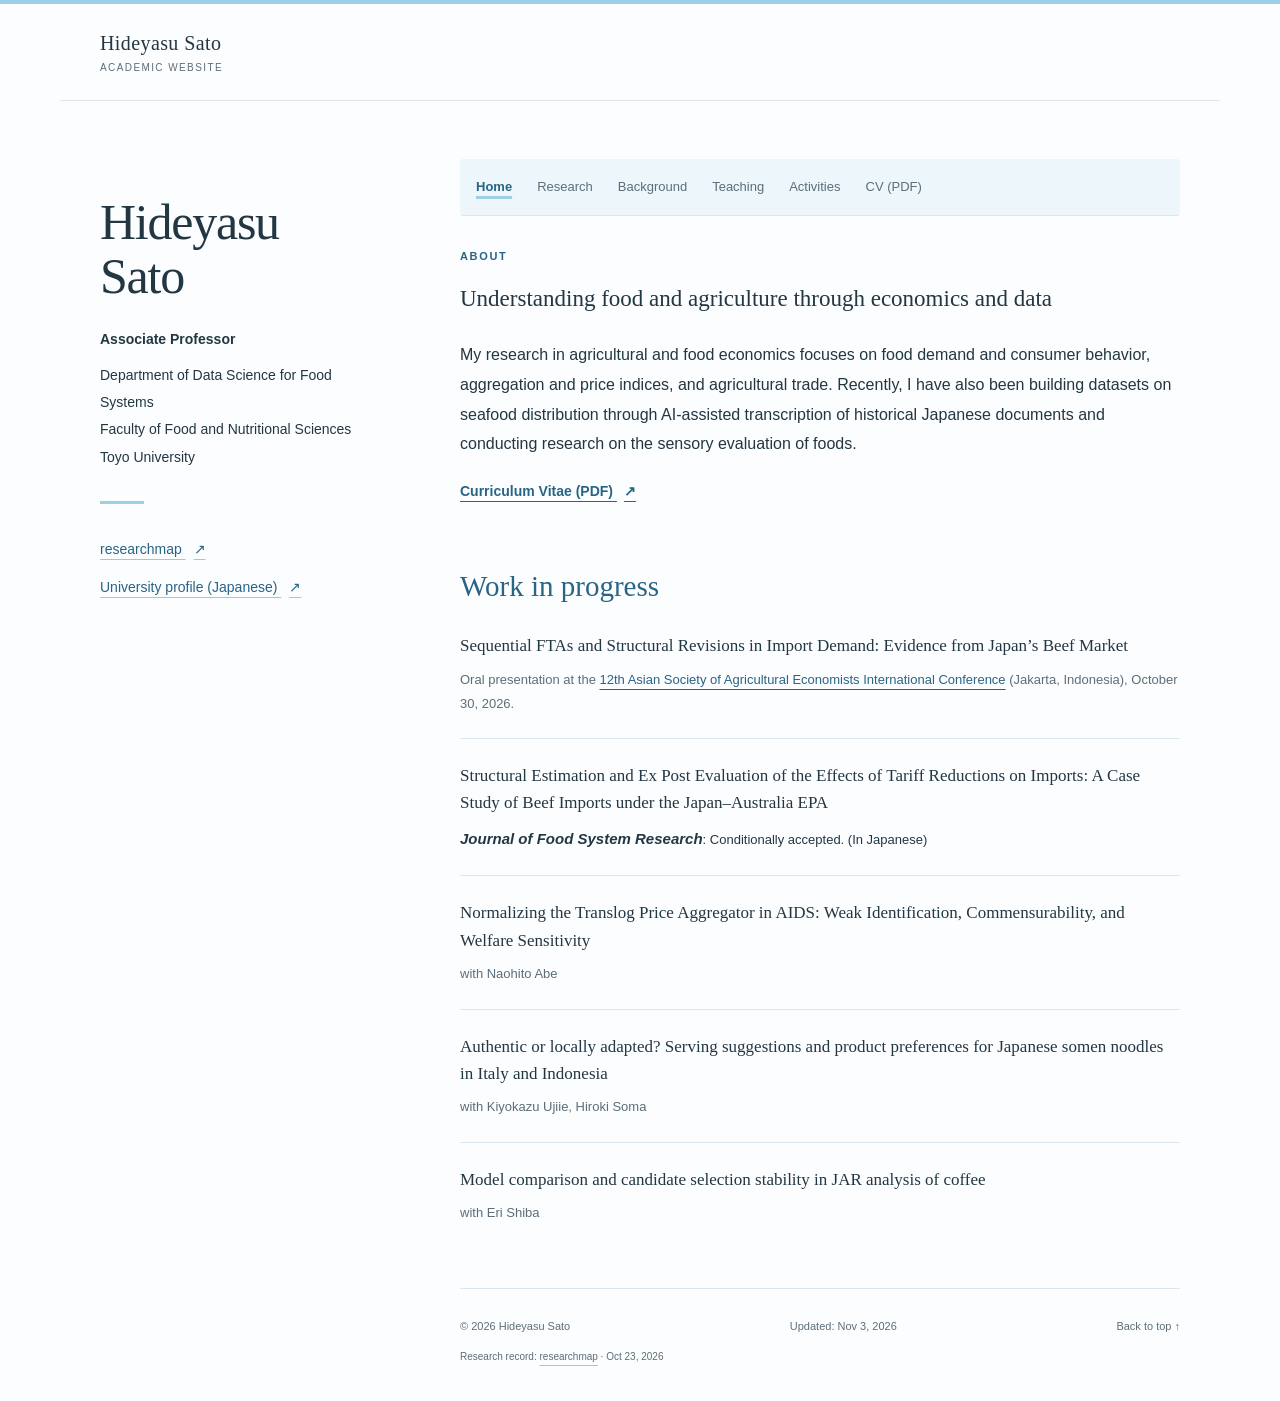
<file: index.html>
<!doctype html>
<html lang="en">
<head>
  <meta charset="utf-8">
  <meta name="viewport" content="width=device-width, initial-scale=1">
  <meta name="description" content="Hideyasu Sato, Associate Professor at Toyo University. Research in agricultural economics, food demand, price indices, and sensory evaluation. Publications, CV, teaching, and professional activities.">
  <title>Hideyasu Sato | Toyo University</title>
  <link rel="stylesheet" href="styles.css">
</head>
<body class="home-page">
  <a class="skip-link" href="#main">Skip to content</a>
  <header class="site-header">
    <a class="wordmark" href="index.html">Hideyasu Sato<span>Academic website</span></a>
  </header>
  <div class="page-layout">
    <aside class="profile" aria-label="Profile">
      <h1>Hideyasu <br>Sato</h1>
      <p class="position">Associate Professor</p>
      <p class="affiliation">Department of Data Science for Food Systems<br>Faculty of Food and Nutritional Sciences<br>Toyo University</p>
      <div class="profile-rule"></div>
      <ul class="profile-links">
        <li><a class="text-link" href="https://researchmap.jp/utagecon/?lang=en">researchmap <span aria-hidden="true">↗</span></a></li>
        <li><a class="text-link" href="https://www.toyo.ac.jp/staff/20035.html">University profile (Japanese) <span aria-hidden="true">↗</span></a></li>
      </ul>
    </aside>
    <main id="main" tabindex="-1">
      <nav class="section-nav" aria-label="Site navigation"><a href="index.html" aria-current="page">Home</a><a href="publications.html">Research</a><a href="cv.html">Background</a><a href="teaching.html">Teaching</a><a href="activities.html">Activities</a><a href="output/pdf/Hideyasu_Sato_CV.pdf" type="application/pdf">CV (PDF)</a></nav>
      <section id="about" class="intro-section" aria-labelledby="about-title">
        <h2 id="about-title" class="eyebrow">About</h2>
        <p class="lead">Understanding food and agriculture through economics and data</p>
        <p id="research" data-rm-type="research_areas">My research in agricultural and food economics focuses on food demand and consumer behavior, aggregation and price indices, and agricultural trade. Recently, I have also been building datasets on seafood distribution through AI-assisted transcription of historical Japanese documents and conducting research on the sensory evaluation of foods.</p>
      </section>
<p class="cv-download"><a href="output/pdf/Hideyasu_Sato_CV.pdf" type="application/pdf">Curriculum Vitae (PDF) <span aria-hidden="true">↗</span></a></p>
      <section id="work-in-progress" aria-labelledby="work-in-progress-title">
<div class="section-heading"><h2 id="work-in-progress-title">Work in progress</h2></div>
<ol class="publication-list work-in-progress-list" lang="en">
<li><h3>Sequential FTAs and Structural Revisions in Import Demand: Evidence from Japan’s Beef Market</h3><p class="entry-meta">Oral presentation at the <a href="https://asae-conference.org/call-for-paper">12th Asian Society of Agricultural Economists International Conference</a> (Jakarta, Indonesia), October 30, 2026.</p></li>
<li><h3>Structural Estimation and Ex Post Evaluation of the Effects of Tariff Reductions on Imports: A Case Study of Beef Imports under the Japan–Australia EPA</h3><p class="paper-journal"><cite>Journal of Food System Research</cite>: Conditionally accepted. (In Japanese)</p></li>
<li><h3>Normalizing the Translog Price Aggregator in AIDS: Weak Identification, Commensurability, and Welfare Sensitivity</h3><p class="paper-authors">with Naohito Abe</p></li>
<li><h3>Authentic or locally adapted? Serving suggestions and product preferences for Japanese somen noodles in Italy and Indonesia</h3><p class="paper-authors">with Kiyokazu Ujiie, Hiroki Soma</p></li>
<li><h3>Model comparison and candidate selection stability in JAR analysis of coffee</h3><p class="paper-authors">with Eri Shiba</p></li>
</ol>
      </section>
      <footer class="site-footer"><p>© 2026 Hideyasu Sato</p><p>Updated: Nov 3, 2026</p><a href="#main">Back to top ↑</a><p class="source-note">Research record: <a href="https://researchmap.jp/utagecon/?lang=en">researchmap</a> · Oct 23, 2026</p></footer>
    </main>
  </div>
</body>
</html>
</file>
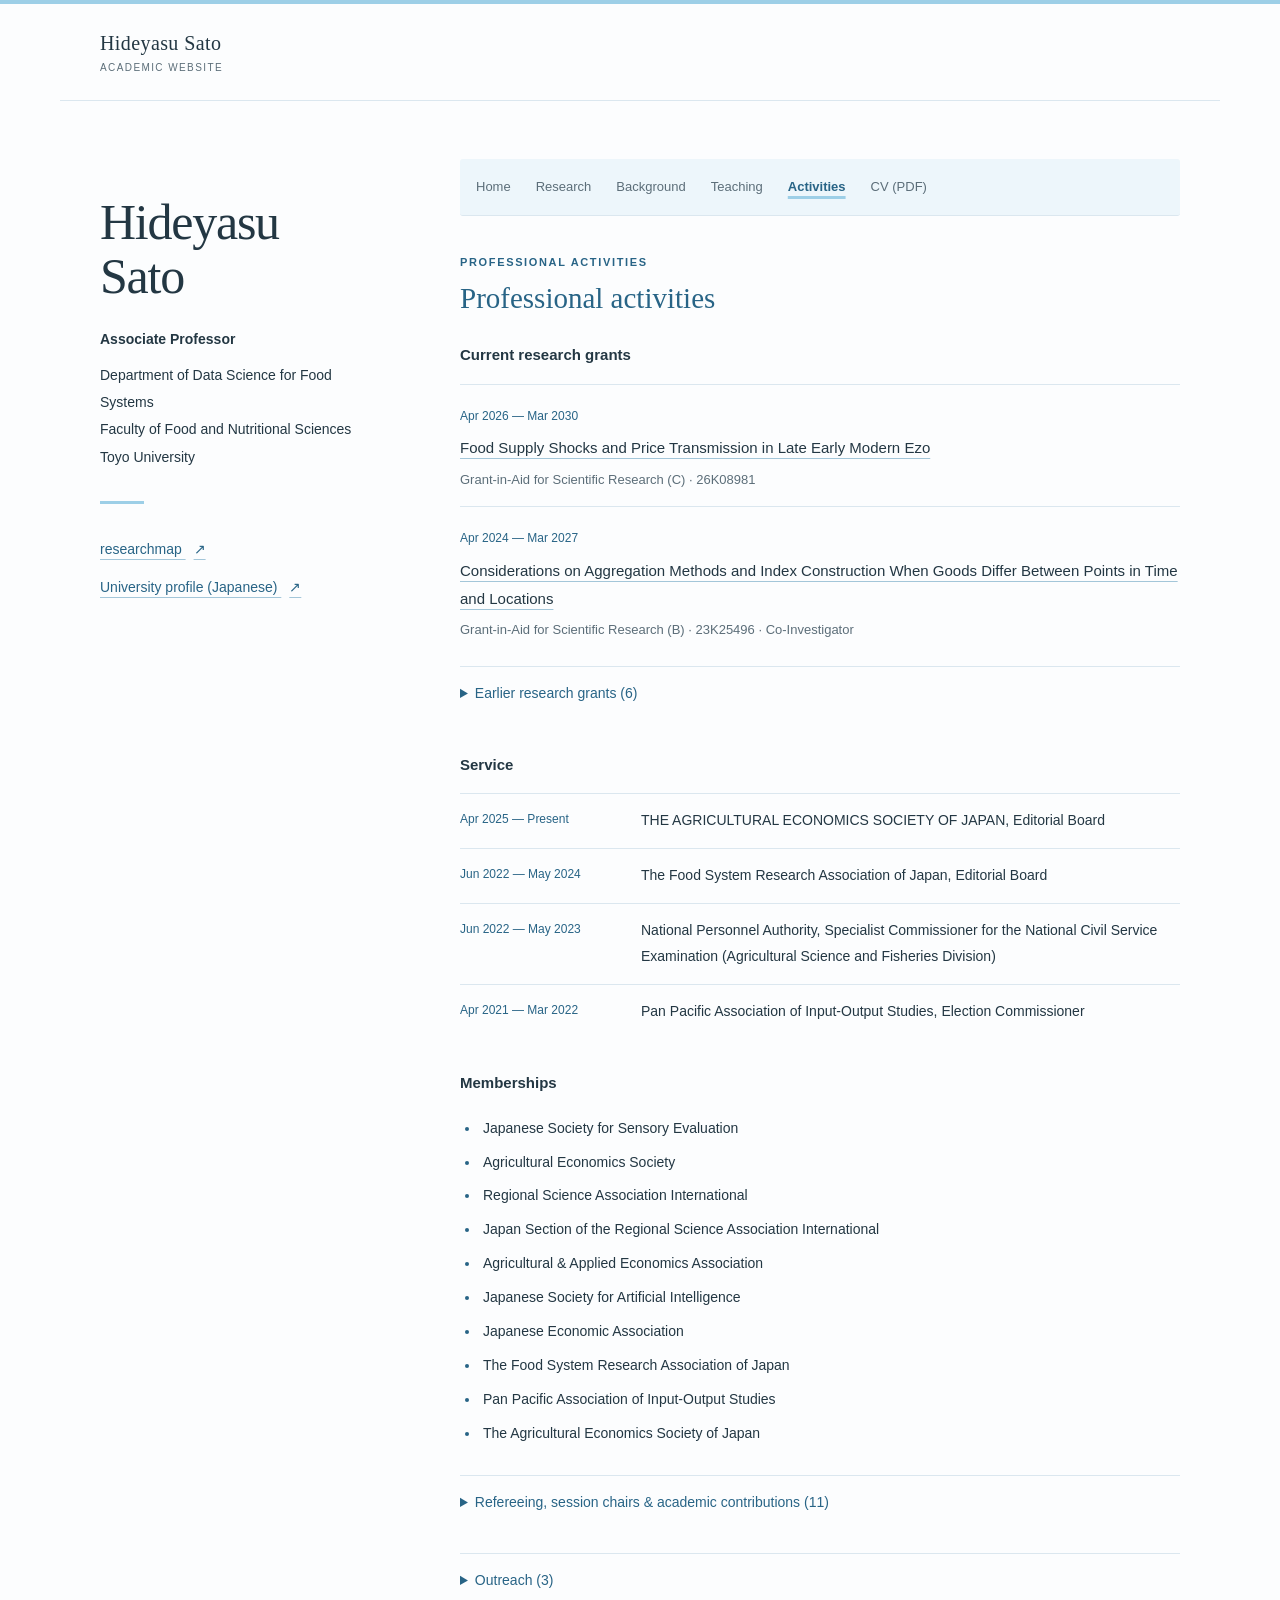
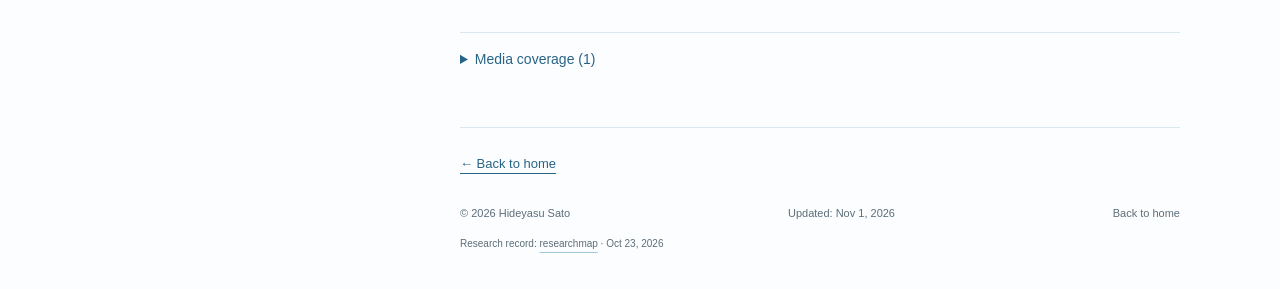
<file: activities-en.html>
<!doctype html>
<html lang="en"><head><meta charset="utf-8"><meta name="viewport" content="width=device-width, initial-scale=1">
<title>Page moved | Hideyasu Sato</title>
<meta http-equiv="refresh" content="0; url=activities.html">
<script>location.replace("activities.html" + location.hash);</script>
</head><body><p><a href="activities.html">Continue to the updated page.</a></p></body></html>
</file>
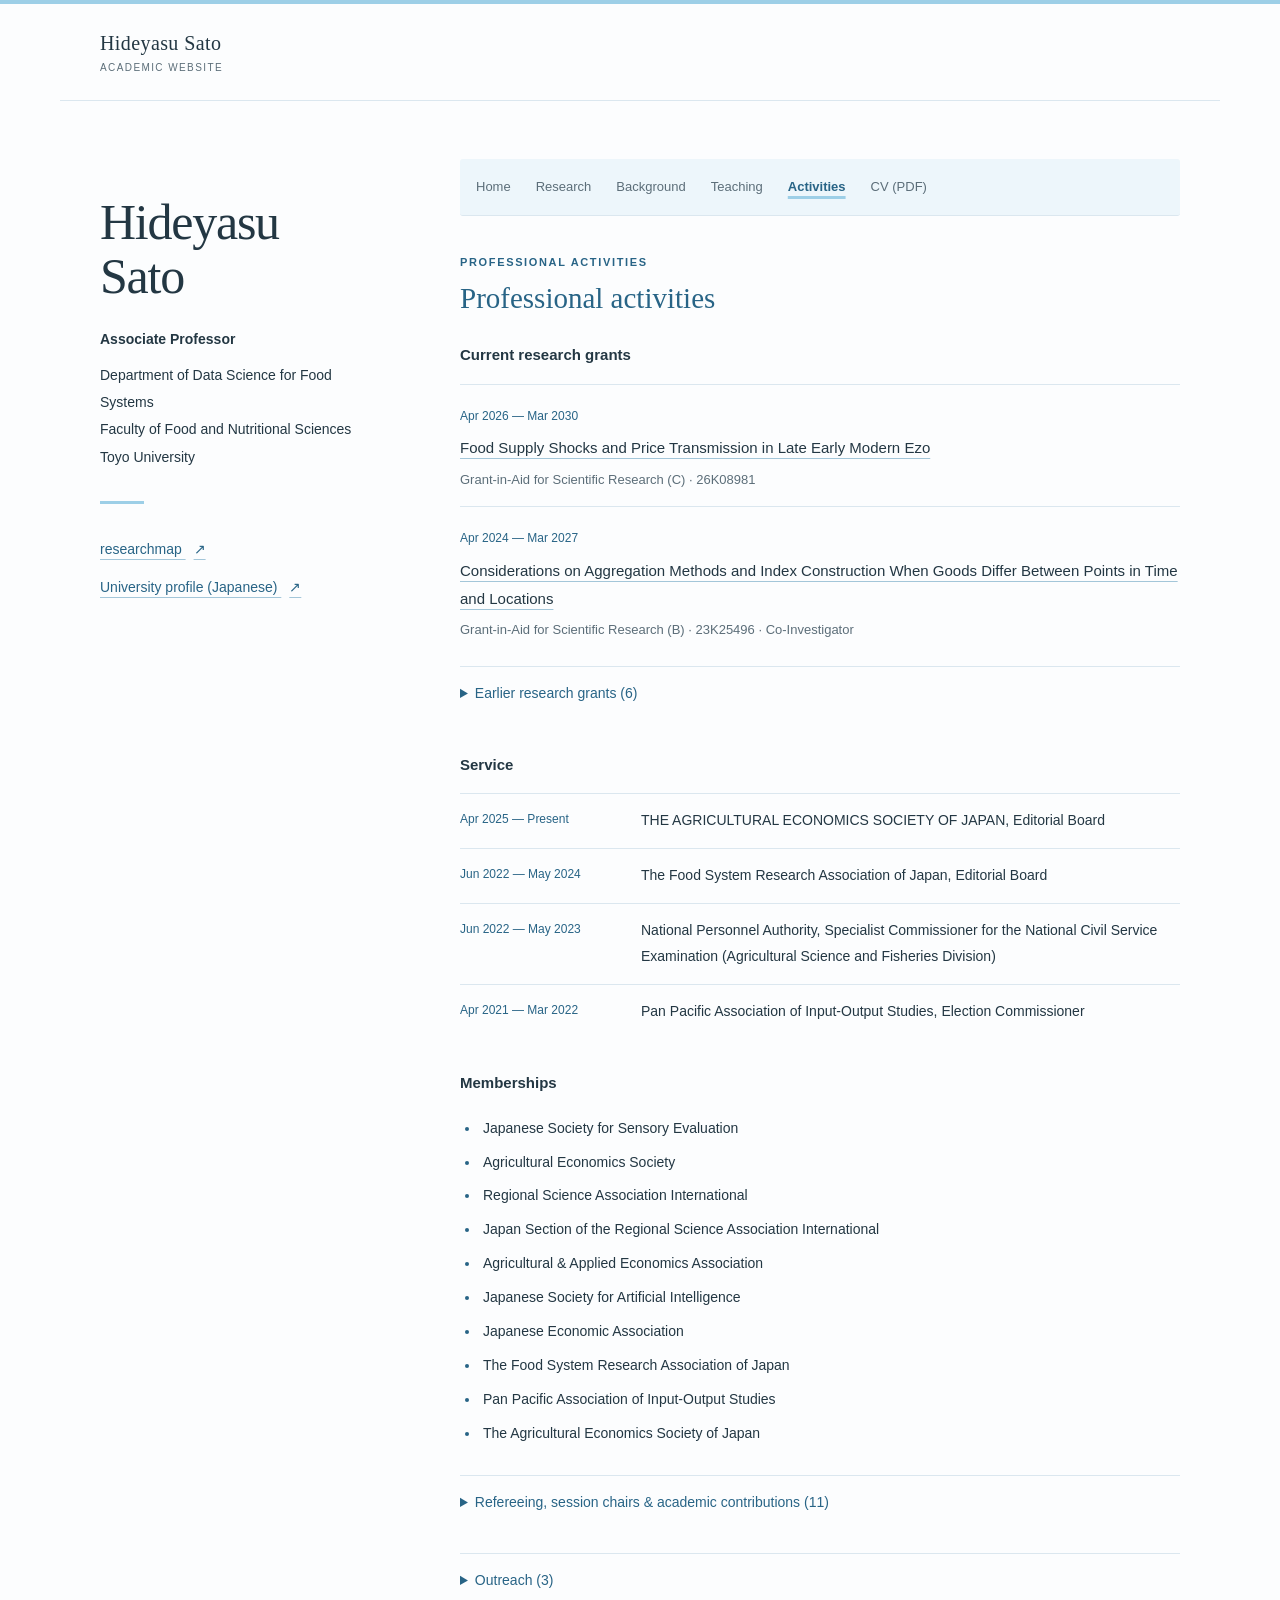
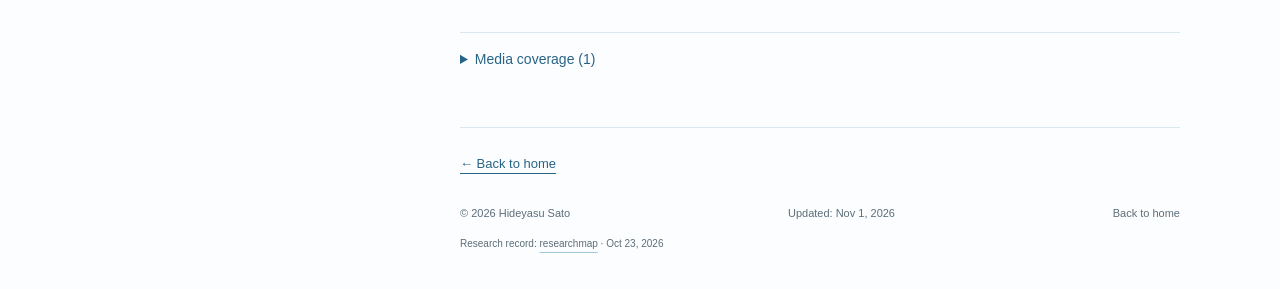
<file: activities.html>
<!doctype html>
<html lang="en">
<head>
  <meta charset="utf-8">
  <meta name="viewport" content="width=device-width, initial-scale=1">
  <meta name="description" content="Professional activities. Hideyasu Sato, Toyo University.">
  <title>Professional activities | Hideyasu Sato</title>
  <link rel="stylesheet" href="styles.css">
</head>
<body class="detail-page">
  <a class="skip-link" href="#main">Skip to content</a>
  <header class="site-header">
    <a class="wordmark" href="index.html">Hideyasu Sato<span>Academic website</span></a>
  </header>
  <div class="page-layout">
    <aside class="profile" aria-label="Profile">
      <h1>Hideyasu <br>Sato</h1>
      <p class="position">Associate Professor</p>
      <p class="affiliation">Department of Data Science for Food Systems<br>Faculty of Food and Nutritional Sciences<br>Toyo University</p>
      <div class="profile-rule"></div>
      <ul class="profile-links">
        <li><a class="text-link" href="https://researchmap.jp/utagecon/?lang=en">researchmap <span aria-hidden="true">↗</span></a></li>
        <li><a class="text-link" href="https://www.toyo.ac.jp/staff/20035.html">University profile (Japanese) <span aria-hidden="true">↗</span></a></li>
      </ul>
    </aside>
    <main id="main" tabindex="-1">
      <nav class="section-nav" aria-label="Site navigation"><a href="index.html">Home</a><a href="publications.html">Research</a><a href="cv.html">Background</a><a href="teaching.html">Teaching</a><a href="activities.html" aria-current="page">Activities</a><a href="output/pdf/Hideyasu_Sato_CV.pdf" type="application/pdf">CV (PDF)</a></nav>
      <section id="activities" aria-labelledby="activities-title">
<div class="section-heading"><p class="eyebrow" lang="en">Professional activities</p><h2 id="activities-title">Professional activities</h2></div><h3 class="subheading">Current research grants</h3><ul class="project-list"><li data-rm-type="research_projects"><span class="entry-date">Apr 2026 — Mar 2030</span><h4><a href="https://kaken.nii.ac.jp/grant/KAKENHI-PROJECT-26K08981">Food Supply Shocks and Price Transmission in Late Early Modern Ezo</a></h4><p class="entry-meta">Grant-in-Aid for Scientific Research (C) · 26K08981</p></li>
<li data-rm-type="research_projects"><span class="entry-date">Apr 2024 — Mar 2027</span><h4><a href="https://kaken.nii.ac.jp/grant/KAKENHI-PROJECT-23K25496">Considerations on Aggregation Methods and Index Construction When Goods Differ Between Points in Time and Locations</a></h4><p class="entry-meta">Grant-in-Aid for Scientific Research (B) · 23K25496 · Co-Investigator</p></li></ul><details class="record-details"><summary>Earlier research grants (6)</summary><div class="details-content"><ul class="project-list"><li data-rm-type="research_projects"><span class="entry-date">Apr 2021 — Mar 2025</span><h4><a href="https://kaken.nii.ac.jp/grant/KAKENHI-PROJECT-21H02294">A Quantitative Economic Study of the Relationship Between Climate Change Mitigation Measures and Food Security</a></h4><p class="entry-meta">Grant-in-Aid for Scientific Research (B) · 21H02294 · Co-Investigator</p></li>
<li data-rm-type="research_projects"><span class="entry-date">Apr 2021 — Mar 2025</span><h4><a href="https://kaken.nii.ac.jp/grant/KAKENHI-PROJECT-21K14930">Predicting the &quot;gains from trade&quot; using AI technology in the agricultural sector</a></h4><p class="entry-meta">Grant-in-Aid for Early-Career Scientists · 21K14930</p></li>
<li data-rm-type="research_projects"><span class="entry-date">Apr 2019 — Mar 2023</span><h4><a href="https://kaken.nii.ac.jp/grant/KAKENHI-PROJECT-19H01467">Verification of Separability and Aggregate Goods in Household Consumption Behavior</a></h4><p class="entry-meta">Grant-in-Aid for Scientific Research (B) · 19H01467 · Co-Investigator</p></li>
<li data-rm-type="research_projects"><span class="entry-date">Aug 2016 — Jan 2017</span><h4>Import Demand Analysis in International Dairy Products Market</h4><p class="entry-meta">Grants for Ph.D Research · Principal Investigator</p></li>
<li data-rm-type="research_projects"><span class="entry-date">Aug 2015 — Jan 2016</span><h4>Research on Market Structure of Raw Milk and Dairy Products in Japan</h4><p class="entry-meta">Grants for Ph.D Research · Principal Investigator</p></li>
<li data-rm-type="research_projects"><span class="entry-date">Aug 2014 — Jan 2015</span><h4>Impact of FTA on Japan&#x27;s Raw Milk Market</h4><p class="entry-meta">Grants for Ph.D Research · Principal Investigator</p></li></ul></div></details><h3 class="subheading">Service</h3><dl class="timeline"><div data-rm-type="committee_memberships"><dt>Apr 2025 — Present</dt><dd>THE AGRICULTURAL ECONOMICS SOCIETY OF JAPAN, Editorial Board</dd></div>
<div data-rm-type="committee_memberships"><dt>Jun 2022 — May 2024</dt><dd>The Food System Research Association of Japan, Editorial Board</dd></div>
<div data-rm-type="committee_memberships"><dt>Jun 2022 — May 2023</dt><dd>National Personnel Authority, Specialist Commissioner for the National Civil Service Examination (Agricultural Science and Fisheries Division)</dd></div>
<div data-rm-type="committee_memberships"><dt>Apr 2021 — Mar 2022</dt><dd>Pan Pacific Association of Input-Output Studies, Election Commissioner</dd></div></dl><h3 class="subheading">Memberships</h3><ul class="membership-list"><li data-rm-type="association_memberships">Japanese Society for Sensory Evaluation</li><li data-rm-type="association_memberships">Agricultural Economics Society</li><li data-rm-type="association_memberships">Regional Science Association International</li><li data-rm-type="association_memberships">Japan Section of the Regional Science Association International</li><li data-rm-type="association_memberships">Agricultural &amp; Applied Economics Association</li><li data-rm-type="association_memberships">Japanese Society for Artificial Intelligence</li><li data-rm-type="association_memberships">Japanese Economic Association</li><li data-rm-type="association_memberships">The Food System Research Association of Japan</li><li data-rm-type="association_memberships">Pan Pacific Association of Input-Output Studies</li><li data-rm-type="association_memberships">The Agricultural Economics Society of Japan</li></ul><details class="record-details"><summary>Refereeing, session chairs &amp; academic contributions (11)</summary><div class="details-content"><ul class="event-list"><li data-rm-type="academic_contribution"><span class="entry-date">2020 — Present</span><h4>Referee</h4><p class="entry-meta">Journal of Food System Research</p></li>
<li data-rm-type="academic_contribution"><span class="entry-date">2019 — Present</span><h4>Referee</h4><p class="entry-meta">Journal of Economic Structures</p></li>
<li data-rm-type="academic_contribution"><span class="entry-date">2018 — Present</span><h4>Referee</h4><p class="entry-meta">Journal of Rural Economics</p></li>
<li data-rm-type="academic_contribution"><span class="entry-date">Jun 21, 2026</span><h4>Chairman</h4><p class="entry-meta">Food System Research Association of Japan</p></li>
<li data-rm-type="academic_contribution"><span class="entry-date">Mar 29, 2026</span><h4>Poster Award Committee Member</h4><p class="entry-meta">Agricultural Economics Society of Japan</p></li>
<li data-rm-type="academic_contribution"><span class="entry-date">Mar 31, 2024</span><h4>Chairman</h4><p class="entry-meta">Agricultural Economics Society of Japan</p></li>
<li data-rm-type="academic_contribution"><span class="entry-date">Oct 9, 2023</span><h4>Discussant</h4><p class="entry-meta">The Japan Section of the Regional Science Association</p></li>
<li data-rm-type="academic_contribution"><span class="entry-date">Mar 18, 2023 — Mar 19, 2023</span><h4>Chairman (11th Asian Society of Agricultural Economists International Conference)</h4><p class="entry-meta">Asian Society of Agricultural Economists</p></li>
<li data-rm-type="academic_contribution"><span class="entry-date">Mar 4, 2023 — Mar 19, 2023</span><h4>Conference Award Selection Committee Member (11th Asian Society of Agricultural Economists International Conference)</h4><p class="entry-meta">Asian Society of Agricultural Economists</p></li>
<li data-rm-type="academic_contribution"><span class="entry-date">Mar 28, 2021</span><h4>Chairman</h4><p class="entry-meta">Agricultural Economics Society of Japan</p></li>
<li data-rm-type="academic_contribution"><span class="entry-date">Oct 7, 2018</span><h4>Discussant</h4><p class="entry-meta">The Japan Section of the Regional Science Association International</p></li></ul></div></details><details class="record-details"><summary>Outreach (3)</summary><div class="details-content"><ul class="event-list"><li data-rm-type="social_contribution"><span class="entry-date">Mar 24, 2022</span><h4>Final Presentation (Bridging Mathematics and Society)</h4><p class="entry-meta">Period for Inquiry-Based Cross-Disciplinary Study</p></li>
<li data-rm-type="social_contribution"><span class="entry-date">Dec 23, 2021</span><h4>Interim Report (Bridging Mathematics and Society)</h4><p class="entry-meta">Period for Inquiry-Based Cross-Disciplinary Study</p></li>
<li data-rm-type="social_contribution"><span class="entry-date">Jul 6, 2021</span><h4>Introduction to Data Science for High School Students</h4><p class="entry-meta">Period for Inquiry-Based Cross-Disciplinary Study</p></li></ul></div></details><details class="record-details"><summary>Media coverage (1)</summary><div class="details-content"><ul class="event-list"><li data-rm-type="media_coverage"><span class="entry-date">Oct 20, 2023</span><h4><a href="https://www.47news.jp/special/toyouniv/fooddatasciencegaku">Facing Food Challenges with Food System Insights and Data Science; Department of Food Data Science, Toyo University</a></h4><p class="entry-meta">47NEWS</p></li></ul></div></details>
      </section><p class="back-home"><a href="index.html">← Back to home</a></p>
      <footer class="site-footer"><p>© 2026 Hideyasu Sato</p><p>Updated: Nov 1, 2026</p><a href="index.html">Back to home</a><p class="source-note">Research record: <a href="https://researchmap.jp/utagecon/?lang=en">researchmap</a> · Oct 23, 2026</p></footer>
    </main>
  </div>
</body>
</html>
</file>
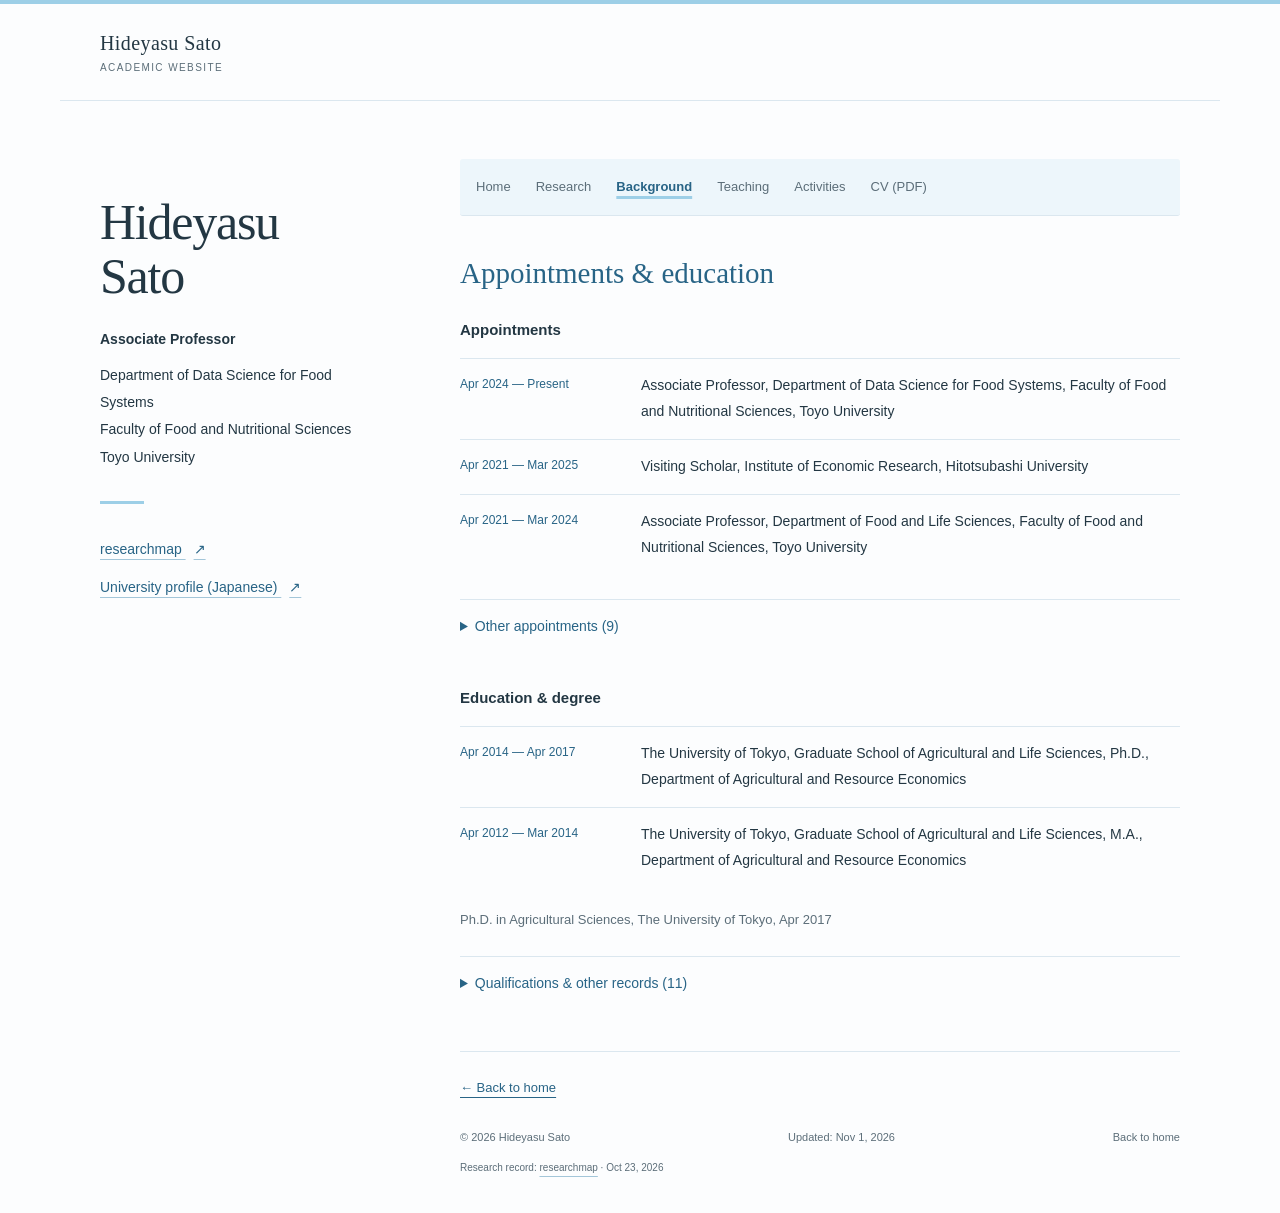
<file: cv-en.html>
<!doctype html>
<html lang="en"><head><meta charset="utf-8"><meta name="viewport" content="width=device-width, initial-scale=1">
<title>Page moved | Hideyasu Sato</title>
<meta http-equiv="refresh" content="0; url=cv.html">
<script>location.replace("cv.html" + location.hash);</script>
</head><body><p><a href="cv.html">Continue to the updated page.</a></p></body></html>
</file>
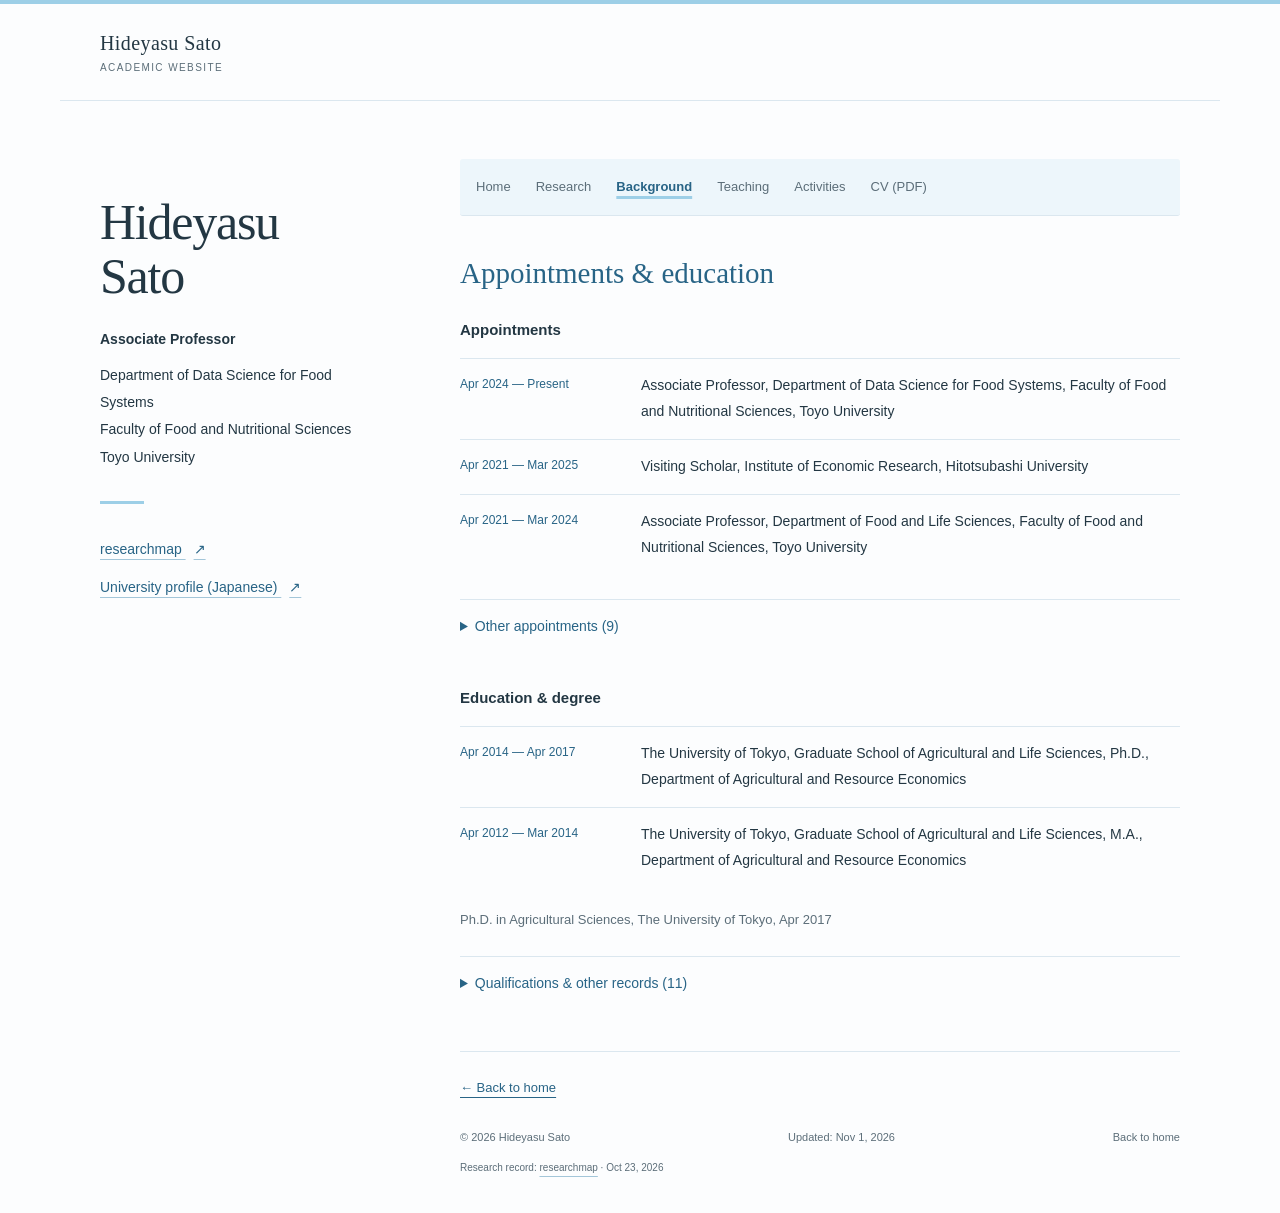
<file: cv.html>
<!doctype html>
<html lang="en">
<head>
  <meta charset="utf-8">
  <meta name="viewport" content="width=device-width, initial-scale=1">
  <meta name="description" content="Background. Hideyasu Sato, Toyo University.">
  <title>Background | Hideyasu Sato</title>
  <link rel="stylesheet" href="styles.css">
</head>
<body class="detail-page">
  <a class="skip-link" href="#main">Skip to content</a>
  <header class="site-header">
    <a class="wordmark" href="index.html">Hideyasu Sato<span>Academic website</span></a>
  </header>
  <div class="page-layout">
    <aside class="profile" aria-label="Profile">
      <h1>Hideyasu <br>Sato</h1>
      <p class="position">Associate Professor</p>
      <p class="affiliation">Department of Data Science for Food Systems<br>Faculty of Food and Nutritional Sciences<br>Toyo University</p>
      <div class="profile-rule"></div>
      <ul class="profile-links">
        <li><a class="text-link" href="https://researchmap.jp/utagecon/?lang=en">researchmap <span aria-hidden="true">↗</span></a></li>
        <li><a class="text-link" href="https://www.toyo.ac.jp/staff/20035.html">University profile (Japanese) <span aria-hidden="true">↗</span></a></li>
      </ul>
    </aside>
    <main id="main" tabindex="-1">
      <nav class="section-nav" aria-label="Site navigation"><a href="index.html">Home</a><a href="publications.html">Research</a><a href="cv.html" aria-current="page">Background</a><a href="teaching.html">Teaching</a><a href="activities.html">Activities</a><a href="output/pdf/Hideyasu_Sato_CV.pdf" type="application/pdf">CV (PDF)</a></nav>
      <section id="cv" aria-labelledby="cv-title">
<div class="section-heading"><h2 id="cv-title">Appointments &amp; education</h2></div><h3 class="subheading">Appointments</h3><dl class="timeline"><div data-rm-type="research_experience"><dt>Apr 2024 — Present</dt><dd>Associate Professor, Department of Data Science for Food Systems, Faculty of Food and Nutritional Sciences, Toyo University</dd></div>
<div data-rm-type="research_experience"><dt>Apr 2021 — Mar 2025</dt><dd>Visiting Scholar, Institute of Economic Research, Hitotsubashi University</dd></div>
<div data-rm-type="research_experience"><dt>Apr 2021 — Mar 2024</dt><dd>Associate Professor, Department of Food and Life Sciences, Faculty of Food and Nutritional Sciences, Toyo University</dd></div></dl><details class="record-details"><summary>Other appointments (9)</summary><div class="details-content"><dl class="timeline"><div data-rm-type="research_experience"><dt>Oct 2022 — Mar 2023</dt><dd>Lecturer (part-time), Faculty of Management, Atomi University</dd></div>
<div data-rm-type="research_experience"><dt>Apr 2021 — Mar 2023</dt><dd>Researcher, Center for Biomedical Engineering Research, Toyo University</dd></div>
<div data-rm-type="research_experience"><dt>Sep 2018 — Jan 2023</dt><dd>Lecturer (part-time), Faculty of Agriculture, The University of Tokyo</dd></div>
<div data-rm-type="research_experience"><dt>Apr 2020 — Mar 2021</dt><dd>Lecturer (full time), Department of Food and Life Sciences, Faculty of Food and Nutritional Sciences, Toyo University</dd></div>
<div data-rm-type="research_experience"><dt>Apr 2018 — Mar 2020</dt><dd>Lecturer (part-time), Faculty of International Social Sciences, Gakushuin University</dd></div>
<div data-rm-type="research_experience"><dt>Apr 2018 — Mar 2020</dt><dd>Adjunct Assistant Professor, Institute of Economic Research, Hitotsubashi University</dd></div>
<div data-rm-type="research_experience"><dt>Apr 2017 — Mar 2018</dt><dd>Researcher, Graduate School of Agricultural and Life Sciences, The University of Tokyo</dd></div>
<div data-rm-type="research_experience"><dt>Sep 2014 — Mar 2018</dt><dd>Lecturer (part-time), Faculty of Economics, Seijo University</dd></div>
<div data-rm-type="research_experience"><dt>May 2013 — Mar 2018</dt><dd>Research Assistant, The Research Institute of Economy, Trade and Industry</dd></div></dl></div></details><h3 class="subheading">Education & degree</h3><dl class="timeline"><div data-rm-type="education"><dt>Apr 2014 — Apr 2017</dt><dd>The University of Tokyo, Graduate School of Agricultural and Life Sciences, Ph.D., Department of Agricultural and Resource Economics</dd></div>
<div data-rm-type="education"><dt>Apr 2012 — Mar 2014</dt><dd>The University of Tokyo, Graduate School of Agricultural and Life Sciences, M.A., Department of Agricultural and Resource Economics</dd></div></dl><p class="degree-record">Ph.D. in Agricultural Sciences, The University of Tokyo, Apr 2017</p><details class="record-details"><summary>Qualifications &amp; other records (11)</summary><div class="details-content"><dl class="timeline"><div data-rm-type="others"><dt>Jul 2025</dt><dd>Food Labeling Adviser</dd></div>
<div data-rm-type="others"><dt>Nov 2023</dt><dd>Advanced Mathematical Strategist in Data Science</dd></div>
<div data-rm-type="others"><dt>Sep 2021</dt><dd>Data Scientist Examination (Literacy Level)</dd></div>
<div data-rm-type="others"><dt>May 2021</dt><dd>Python 3 Data Analyst Certification</dd></div>
<div data-rm-type="others"><dt>May 2021</dt><dd>Python 3 Basic Grammar Certification</dd></div>
<div data-rm-type="others"><dt>Apr 2021</dt><dd>Fundamental Information Technology Engineer</dd></div>
<div data-rm-type="others"><dt>Dec 2017</dt><dd>Professional Survey Statistician</dd></div>
<div data-rm-type="others"><dt>Dec 2017</dt><dd>Survey Statistician</dd></div>
<div data-rm-type="others"><dt>Apr 2012 — Mar 2014</dt><dd>Nakanishi Scholarship Foundation</dd></div>
<div data-rm-type="others"><dt>Jan 2012</dt><dd>Economics Record Examination</dd></div>
<div data-rm-type="others"><dt>Aug 2011</dt><dd>Economics Record Examination</dd></div></dl></div></details>
      </section><p class="back-home"><a href="index.html">← Back to home</a></p>
      <footer class="site-footer"><p>© 2026 Hideyasu Sato</p><p>Updated: Nov 1, 2026</p><a href="index.html">Back to home</a><p class="source-note">Research record: <a href="https://researchmap.jp/utagecon/?lang=en">researchmap</a> · Oct 23, 2026</p></footer>
    </main>
  </div>
</body>
</html>
</file>
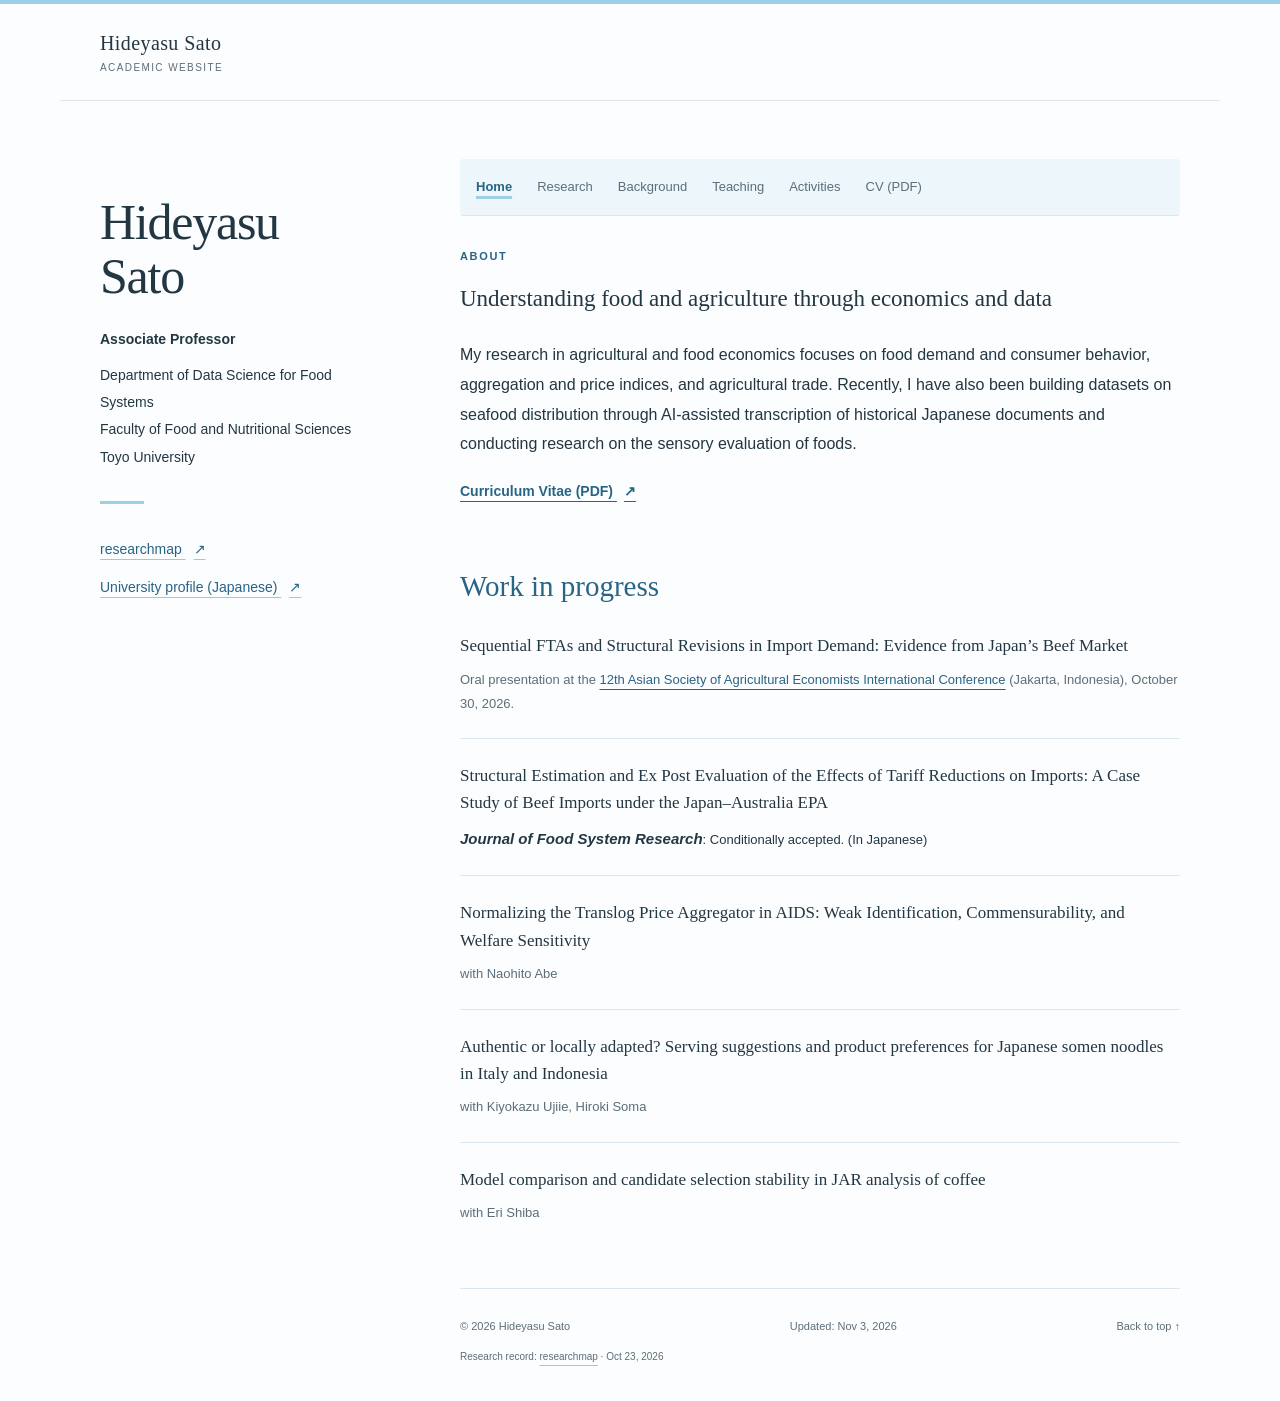
<file: en.html>
<!doctype html>
<html lang="en"><head><meta charset="utf-8"><meta name="viewport" content="width=device-width, initial-scale=1">
<title>Page moved | Hideyasu Sato</title>
<meta http-equiv="refresh" content="0; url=index.html">
<script>location.replace("index.html" + location.hash);</script>
</head><body><p><a href="index.html">Continue to the updated page.</a></p></body></html>
</file>
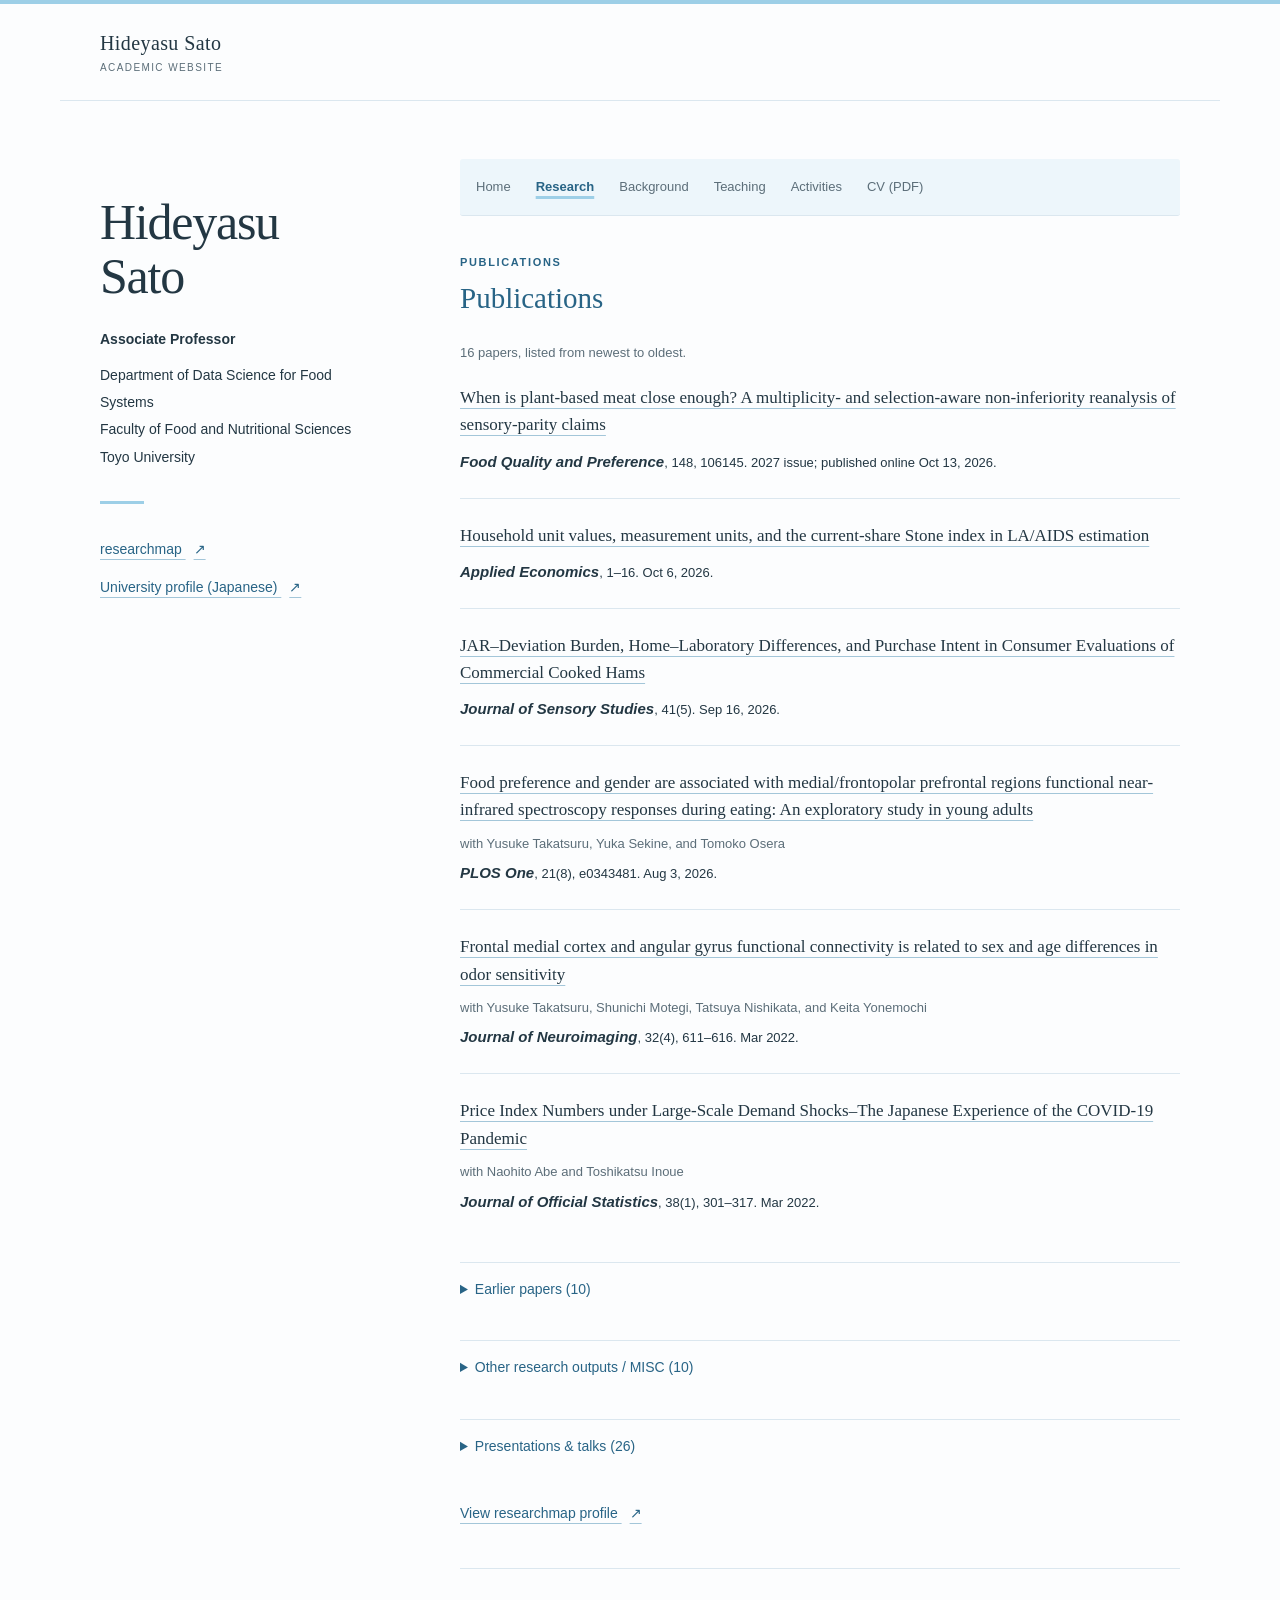
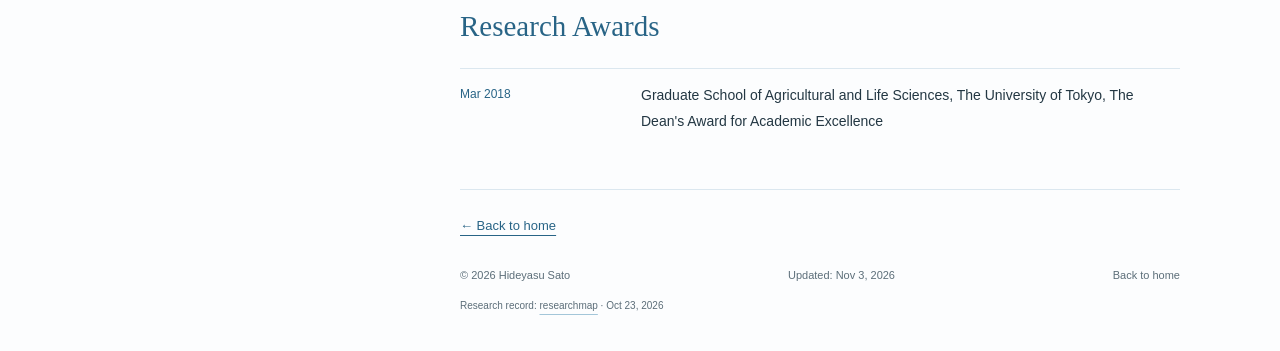
<file: publications-en.html>
<!doctype html>
<html lang="en"><head><meta charset="utf-8"><meta name="viewport" content="width=device-width, initial-scale=1">
<title>Page moved | Hideyasu Sato</title>
<meta http-equiv="refresh" content="0; url=publications.html">
<script>location.replace("publications.html" + location.hash);</script>
</head><body><p><a href="publications.html">Continue to the updated page.</a></p></body></html>
</file>
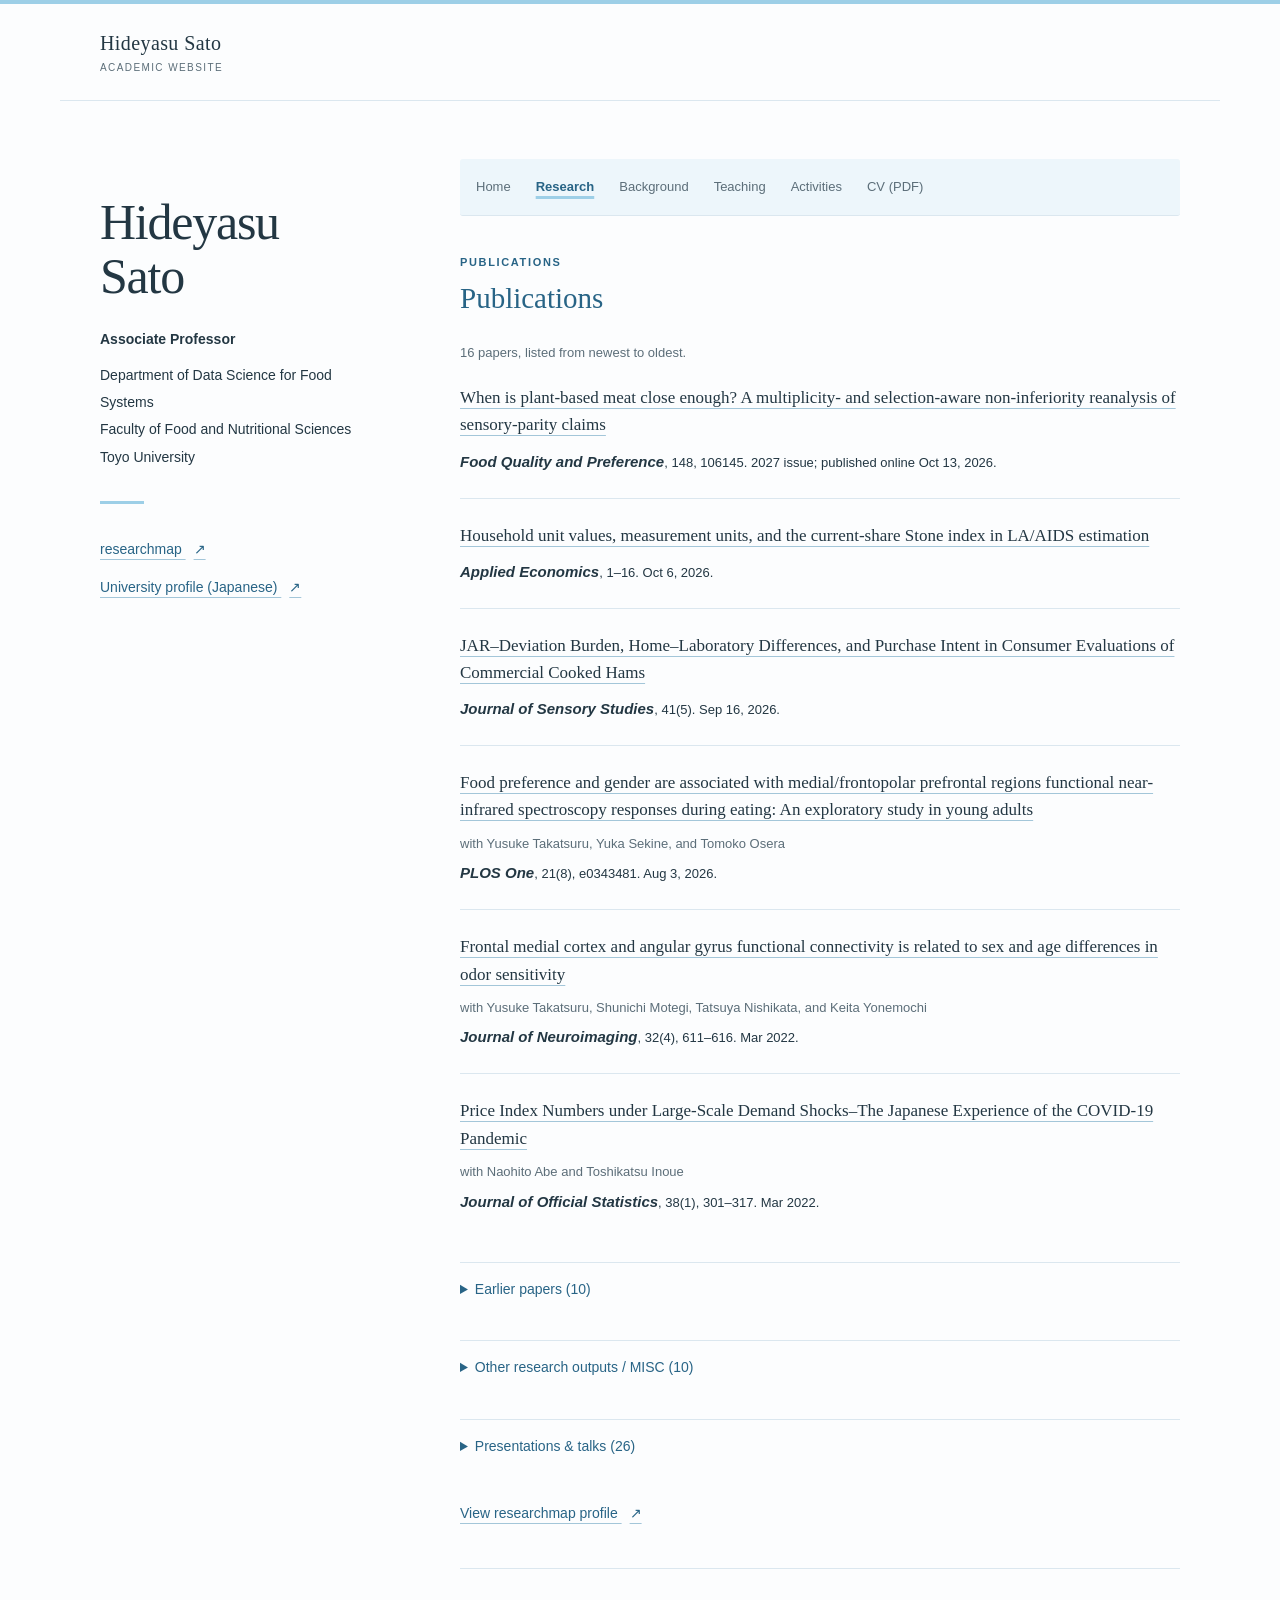
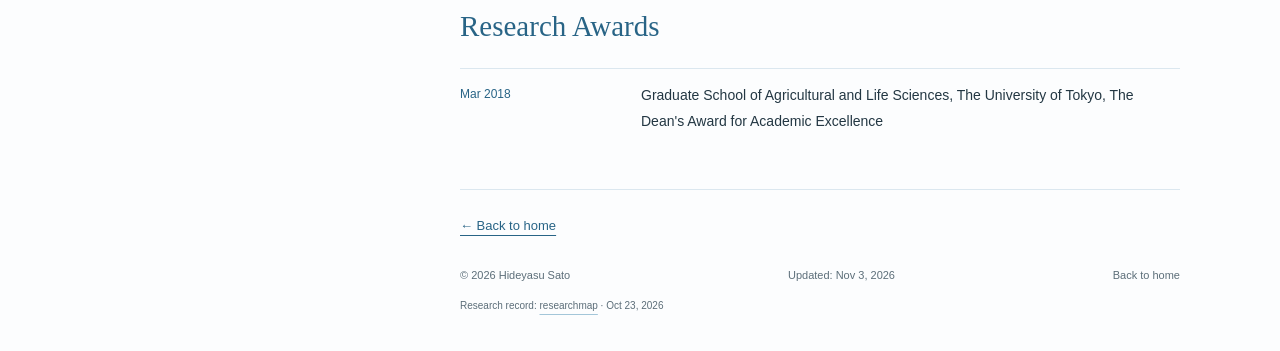
<file: publications.html>
<!doctype html>
<html lang="en">
<head>
  <meta charset="utf-8">
  <meta name="viewport" content="width=device-width, initial-scale=1">
  <meta name="description" content="Research outputs. Hideyasu Sato, Toyo University.">
  <title>Research outputs | Hideyasu Sato</title>
  <link rel="stylesheet" href="styles.css">
</head>
<body class="detail-page">
  <a class="skip-link" href="#main">Skip to content</a>
  <header class="site-header">
    <a class="wordmark" href="index.html">Hideyasu Sato<span>Academic website</span></a>
  </header>
  <div class="page-layout">
    <aside class="profile" aria-label="Profile">
      <h1>Hideyasu <br>Sato</h1>
      <p class="position">Associate Professor</p>
      <p class="affiliation">Department of Data Science for Food Systems<br>Faculty of Food and Nutritional Sciences<br>Toyo University</p>
      <div class="profile-rule"></div>
      <ul class="profile-links">
        <li><a class="text-link" href="https://researchmap.jp/utagecon/?lang=en">researchmap <span aria-hidden="true">↗</span></a></li>
        <li><a class="text-link" href="https://www.toyo.ac.jp/staff/20035.html">University profile (Japanese) <span aria-hidden="true">↗</span></a></li>
      </ul>
    </aside>
    <main id="main" tabindex="-1">
      <nav class="section-nav" aria-label="Site navigation"><a href="index.html">Home</a><a href="publications.html" aria-current="page">Research</a><a href="cv.html">Background</a><a href="teaching.html">Teaching</a><a href="activities.html">Activities</a><a href="output/pdf/Hideyasu_Sato_CV.pdf" type="application/pdf">CV (PDF)</a></nav>
      <section id="publications" aria-labelledby="publications-title">
<div class="section-heading"><p class="eyebrow" lang="en">Publications</p><h2 id="publications-title">Publications</h2></div><p class="section-note">16 papers, listed from newest to oldest.</p><ol class="publication-list">
<li data-rm-type="published_papers"><h3 lang="en"><a href="https://doi.org/10.1016/j.foodqual.2026.106145">When is plant-based meat close enough? A multiplicity- and selection-aware non-inferiority reanalysis of sensory-parity claims</a></h3><p class="paper-journal"><cite>Food Quality and Preference</cite>, 148, 106145. 2027 issue; published online Oct 13, 2026.</p></li>
<li data-rm-type="published_papers"><h3 lang="en"><a href="https://doi.org/10.1080/00036846.2026.2743817">Household unit values, measurement units, and the current-share Stone index in LA/AIDS estimation</a></h3><p class="paper-journal"><cite>Applied Economics</cite>, 1–16. Oct 6, 2026.</p></li>
<li data-rm-type="published_papers"><h3 lang="en"><a href="https://doi.org/10.1111/joss.70185">JAR–Deviation Burden, Home–Laboratory Differences, and Purchase Intent in Consumer Evaluations of Commercial Cooked Hams</a></h3><p class="paper-journal"><cite>Journal of Sensory Studies</cite>, 41(5). Sep 16, 2026.</p></li>
<li data-rm-type="published_papers"><h3 lang="en"><a href="https://doi.org/10.1371/journal.pone.0343481">Food preference and gender are associated with medial/frontopolar prefrontal regions functional near-infrared spectroscopy responses during eating: An exploratory study in young adults</a></h3><p class="paper-authors"><span lang="en">with</span> <span lang="en">Yusuke Takatsuru, Yuka Sekine, and Tomoko Osera</span></p><p class="paper-journal"><cite>PLOS One</cite>, 21(8), e0343481. Aug 3, 2026.</p></li>
<li data-rm-type="published_papers"><h3 lang="en"><a href="https://doi.org/10.1111/jon.12994">Frontal medial cortex and angular gyrus functional connectivity is related to sex and age differences in odor sensitivity</a></h3><p class="paper-authors"><span lang="en">with</span> <span lang="en">Yusuke Takatsuru, Shunichi Motegi, Tatsuya Nishikata, and Keita Yonemochi</span></p><p class="paper-journal"><cite>Journal of Neuroimaging</cite>, 32(4), 611–616. Mar 2022.</p></li>
<li data-rm-type="published_papers"><h3 lang="en"><a href="https://doi.org/10.2478/jos-2022-0016">Price Index Numbers under Large-Scale Demand Shocks–The Japanese Experience of the COVID-19 Pandemic</a></h3><p class="paper-authors"><span lang="en">with</span> <span lang="en">Naohito Abe and Toshikatsu Inoue</span></p><p class="paper-journal"><cite>Journal of Official Statistics</cite>, 38(1), 301–317. Mar 2022.</p></li>
</ol><details class="record-details"><summary>Earlier papers (10)</summary><div class="details-content"><ol class="publication-list">
<li data-rm-type="published_papers"><h3 lang="en"><a href="https://doi.org/10.11472/nokei.93.17">Research on Aggregation of Food and Beverage Demand: Analysis Using Large-Scale POS Data</a></h3><p class="paper-journal"><cite>Journal of Rural Economics</cite>, 93(1), 17–22. Jun 2021. (In Japanese)</p></li>
<li data-rm-type="published_papers"><h3 lang="en"><a href="https://doi.org/10.5874/jfsr.27.4_220">A Study of the Aggregation of Dairy Product Demand</a></h3><p class="paper-journal"><cite>Journal of Food System Research</cite>, 27(4), 220–225. Mar 2021. (In Japanese)</p></li>
<li data-rm-type="published_papers"><h3 lang="en"><a href="https://doi.org/10.5874/jfsr.26.4_261">A Study of Spatial Goods Aggregation Using Milk Products in Japan</a></h3><p class="paper-journal"><cite>Journal of Food System Research</cite>, 26(4), 261–266. Mar 2020. (In Japanese)</p></li>
<li data-rm-type="published_papers"><h3 lang="en"><a href="https://doi.org/10.11472/nokei.91.368">Tests of the Generalized Composite Commodity Theorem: An Econometric Analysis Using Dairy Products POS Data</a></h3><p class="paper-journal"><cite>Journal of Rural Economics</cite>, 91(3), 368–373. Dec 2019. (In Japanese)</p></li>
<li data-rm-type="published_papers"><h3 lang="en"><a href="https://doi.org/10.11472/nokei.91.71">Econometric Analysis of Demand for Dairy Products in Japan: An Estimation of &quot;Micro&quot; and &quot;Macro&quot; Elasticities of Substitution</a></h3><p class="paper-authors"><span lang="en">with</span> <span lang="en">Katsuhiro Saito</span></p><p class="paper-journal"><cite>Journal of Rural Economics</cite>, 91(1), 71–76. Jun 2019. (In Japanese)</p></li>
<li data-rm-type="published_papers"><h3 lang="en"><a href="https://doi.org/10.11472/nokei.89.214">Econometric Analysis of Demand for Milk: Estimation of Elasticities Using the QUAIDS Model</a></h3><p class="paper-authors"><span lang="en">with</span> <span lang="en">Katsuhiro Saito</span></p><p class="paper-journal"><cite>Journal of Rural Economics</cite>, 89(3), 214–219. Dec 2017. (In Japanese)</p></li>
<li data-rm-type="published_papers"><h3 lang="en"><a href="https://doi.org/10.11472/nokei.88.299">Impact of Raw Milk Supply Shocks on the Structure of Japan’s Classified Raw Milk Market</a></h3><p class="paper-authors"><span lang="en">with</span> <span lang="en">Katsuhiro Saito</span></p><p class="paper-journal"><cite>Journal of Rural Economics</cite>, 88(3), 299–304. Dec 2016. (In Japanese)</p></li>
<li data-rm-type="published_papers"><h3 lang="en"><a href="https://doi.org/10.5874/jfsr.23.3_165">Impact of Mastitis on the Domestic Supply of Raw Milk and Butter: Back-of-the-envelope Calculations</a></h3><p class="paper-authors"><span lang="en">with</span> <span lang="en">Katsuhiro Saito and Takeshi Haga</span></p><p class="paper-journal"><cite>Journal of Food System Research</cite>, 23(3), 223–228. Dec 2016. (In Japanese)</p></li>
<li data-rm-type="published_papers"><h3 lang="en"><a href="https://www.aesjapan.or.jp/wp/wp-content/uploads/2022/01/ronbunshu2014.pdf">Impact of TPP on Japanese Raw Milk Production: A Partial Equilibrium Approach</a></h3><p class="paper-authors"><span lang="en">with</span> <span lang="en">Katsuhiro Saito</span></p><p class="paper-journal"><cite>Journal of Rural Economics (Special Issue)</cite>, 208–211. Dec 2014. (In Japanese)</p></li>
<li data-rm-type="published_papers"><h3 lang="en"><a href="https://www.aesjapan.or.jp/wp/wp-content/uploads/2022/01/ronbunshu2013.pdf">Impact of FTA on Japanese Dairy Market: An Extended GSIM Approach</a></h3><p class="paper-authors"><span lang="en">with</span> <span lang="en">Katsuhiro Saito and Yojiro Ishibashi</span></p><p class="paper-journal"><cite>Journal of Rural Economics (Special Issue)</cite>, 227–233. Dec 2013. (In Japanese)</p></li>
</ol></div></details><details class="record-details"><summary>Other research outputs / MISC (10)</summary><div class="details-content"><ol class="publication-list">
<li data-rm-type="misc"><h3 lang="en"><a href="https://doi.org/10.64898/2026.02.09.704900">Food intake habits and preference affects the activity of medial frontal cortex during eating; functional near-infrared spectroscopy is potential biosensor for appetite study</a></h3><p class="paper-authors"><span lang="en">with</span> <span lang="en">Yusuke Takatsuru, Yuka Sekine, and Tomoko Osera</span></p><p class="paper-journal"><cite>bioRxiv</cite>. Feb 11, 2026.</p></li>
<li data-rm-type="misc"><h3 lang="en"><a href="https://doi.org/10.22004/ag.econ.329424">Generalized Axiom of Revealed Preference Tests for Foods and Drinks: The Case of Using POS Data in Japan</a></h3><p class="paper-journal"><cite>10th Asian Society of Agricultural Economists International Conference Proceedings</cite>, 1077–1100. Apr 2022.</p></li>
<li data-rm-type="misc"><h3 lang="en"><a href="https://hdl.handle.net/10086/31306">Price Index Numbers Under Large-Scale Demand Shocks -The Japanese Experience of the COVID-19 Pandemic</a></h3><p class="paper-authors"><span lang="en">with</span> <span lang="en">Naohito Abe and Toshikatsu Inoue</span></p><p class="paper-journal"><cite>RCESR Discussion Paper Series</cite>, 20-2, 1–29. Jul 2020.</p></li>
<li data-rm-type="misc"><h3 lang="en"><a href="https://soka.repo.nii.ac.jp/records/40301">Effects of Climate Change on Sri Lankan Rice Production and Economy —Applied General Equilibrium Approach —</a></h3><p class="paper-authors"><span lang="en">with</span> <span lang="en">Konomi Saito, Katsuhiro Saito, and Chatura Sewwandi Wijetunga</span></p><p class="paper-journal"><cite>Soka Economics Studies</cite>, 49, 39–53. Mar 2020. (In Japanese)</p></li>
<li data-rm-type="misc"><h3 lang="en"><a href="https://hdl.handle.net/10086/31099">Do Large-scale Point-of-sale Data Satisfy the Generalized Axiom of Revealed Preference in Aggregation Using Representative Price Indexes?: A Case Involving Processed Food and Beverages</a></h3><p class="paper-journal"><cite>RCESR Discussion Paper Series</cite>, 19-2, 1–21. Mar 2020.</p></li>
<li data-rm-type="misc"><h3 lang="en"><a href="http://hdl.handle.net/10911/00039266">Rice Yield Variation and International Price of Rice</a></h3><p class="paper-authors"><span lang="en">with</span> <span lang="en">Konomi Saito and Katsuhiro Saito</span></p><p class="paper-journal"><cite>Soka Economic Studies</cite>, 47(1), 39–53. Mar 2018. (In Japanese)</p></li>
<li data-rm-type="misc"><h3 lang="en">Elasticity of Import Substitution and Impact of FTA on Dairy Products in Japan</h3><p class="paper-authors"><span lang="en">with</span> <span lang="en">Katsuhiro Saito</span></p><p class="paper-journal"><cite>9th Asian Society of Agricultural Economists International Conference Proceedings</cite>, 1356–1369. Jan 2017.</p></li>
<li data-rm-type="misc"><h3 lang="en">Impact of Mastitis on the Dairy Farming, Supply of Raw Milk and Butter</h3><p class="paper-authors"><span lang="en">with</span> <span lang="en">Katsuhiro Saito, Takeshi Haga, Mitsuko Chikasada, and Manae Okawa</span></p><p class="paper-journal"><cite>Livestock industries information</cite>, 327, 54–64. Jan 2017. (In Japanese)</p></li>
<li data-rm-type="misc"><h3 lang="en"><a href="https://doi.org/10.2743/jve.20.13">The Impact of Mastitis on the Supply of Raw Milk and Dairy Products</a></h3><p class="paper-authors"><span lang="en">with</span> <span lang="en">Katsuhiro Saito, Takeshi Haga, Mitsuko Chikasada, and Manae Okawa</span></p><p class="paper-journal"><cite>Journal of Veterinary Epidemiology</cite>, 20(1), 43–44. Jul 2016. (In Japanese)</p></li>
<li data-rm-type="misc"><h3 lang="en">Impact of FTA on Japan&#x27;s Raw Milk Market: A Regional Model of Hokkaido-Tofuken Approach</h3><p class="paper-authors"><span lang="en">with</span> <span lang="en">Katsuhiro Saito</span></p><p class="paper-journal"><cite>Department of Agricultural and Resource Economics Working Paper Series</cite>, 14(E-001), 1–14. Mar 2014. (In Japanese)</p></li>
</ol></div></details><details class="record-details"><summary>Presentations &amp; talks (26)</summary><div class="details-content"><ul class="event-list"><li data-rm-type="presentations"><span class="entry-date">Oct 30, 2026</span><h4>Sequential FTAs and Structural Revisions in Import Demand: Evidence from Japan’s Beef Market</h4><p class="entry-meta">12th Asian Society of Agricultural Economists International Conference</p></li>
<li data-rm-type="presentations"><span class="entry-date">Jun 21, 2026</span><h4>Structural Estimation and Ex Post Evaluation of the Effects of Tariff Reductions on Imports: A Case Study of Beef Imports under the Japan–Australia EPA</h4><p class="entry-meta">Annual Conference of the Food System Research Association of Japan</p></li>
<li data-rm-type="presentations"><span class="entry-date">Mar 29, 2026</span><h4>Identification and Calibration of α₀ in the Almost Ideal Demand System</h4><p class="entry-meta"><span lang="en">with</span> <span lang="en">Naohito Abe</span></p><p class="entry-meta">Annual Meeting of the Agricultural Economics Society of Japan</p></li>
<li data-rm-type="presentations"><span class="entry-date">Mar 30, 2025</span><h4>Regional Determinants of Coffee Consumption: Focusing on Kyoto Prefecture</h4><p class="entry-meta"><span lang="en">with</span> <span lang="en">Mayuko Yoshida</span></p><p class="entry-meta">Annual Meeting of the Agricultural Economics Society of Japan</p></li>
<li data-rm-type="presentations"><span class="entry-date">Oct 9, 2023</span><h4>Estimation of elasticity of substitution in demand for agricultural and food products</h4><p class="entry-meta">Annual Conference of Regional Science Association</p></li>
<li data-rm-type="presentations"><span class="entry-date">Dec 2021</span><h4>Generalized Axiom of Revealed Preference Tests for Foods and Drinks: The Case of Using POS Data in Japan</h4><p class="entry-meta">10th Asian Society of Agricultural Economists International Conference</p></li>
<li data-rm-type="presentations"><span class="entry-date">Jun 2020</span><h4>Research on Aggregation of Dairy Products Demand: Nonparametric Tests for Weak Separability Using POS Data</h4><p class="entry-meta">Annual Meeting of the Food System Research Association of Japan</p></li>
<li data-rm-type="presentations"><span class="entry-date">Nov 2019</span><h4>Verification of &quot;Rule of Two&quot; -Estimation of Armington Elasticity-</h4><p class="entry-meta">Annual Conference of the Pan Pacific Association of Input-Output Studies</p></li>
<li data-rm-type="presentations"><span class="entry-date">Jun 2019</span><h4>Tests of the Spacial Generalized Composite Commodity Theorem: A Time-series Analysis Using Milk POS Data</h4><p class="entry-meta">Annual Meeting of the Food System Research Association of Japan</p></li>
<li data-rm-type="presentations"><span class="entry-date">Mar 2019</span><h4>Tests of the Generalized Composite Commodity Theorem: An Econometric Analysis Using Dairy Products POS Data</h4><p class="entry-meta">Annual Meeting of the Agricultural Economics Society of Japan</p></li>
<li data-rm-type="presentations"><span class="entry-date">Oct 2018</span><h4>Grain yields and the Volatility of international price of grains</h4><p class="entry-meta"><span lang="en">with</span> <span lang="en">Katsuhiro Saito</span></p><p class="entry-meta">Annual Conference of Regional Science Association International</p></li>
<li data-rm-type="presentations"><span class="entry-date">Oct 2018</span><h4>Impact of climate change on agricultural production and poverty-A Case Study of Sri Lankan case</h4><p class="entry-meta"><span lang="en">with</span> <span lang="en">Katsuhiro Saito and Chatura Sewwandi Wijetunga</span></p><p class="entry-meta">Annual Conference of Regional Science Association International</p></li>
<li data-rm-type="presentations"><span class="entry-date">May 2018</span><h4>Econometric Analysis of Demand for Agricultural Products in Japan: An Estimation of “Micro” and “Macro” Elasticity of Substitution</h4><p class="entry-meta"><span lang="en">with</span> <span lang="en">Katsuhiro Saito</span></p><p class="entry-meta">Annual Meeting of the Agricultural Economics Society of Japan</p></li>
<li data-rm-type="presentations"><span class="entry-date">Mar 2018</span><h4>Climate Change, Yield Variation and the Volatility of International Price of Rice</h4><p class="entry-meta"><span lang="en">with</span> <span lang="en">Katsuhiro Saito and Konomi Saito</span></p><p class="entry-meta">International Conference on Economic Structures</p></li>
<li data-rm-type="presentations"><span class="entry-date">Oct 2017</span><h4>Climate Change, Grain yields and the Volatility of international price of grains</h4><p class="entry-meta"><span lang="en">with</span> <span lang="en">Katsuhiro Saito</span></p><p class="entry-meta">Annual Conference of the Pan Pacific Association of Input-Output Studies</p></li>
<li data-rm-type="presentations"><span class="entry-date">Oct 2017</span><h4>Impact of climate change on agricultural income and poverty-A CGE analysis of Sri Lankan case</h4><p class="entry-meta"><span lang="en">with</span> <span lang="en">Katsuhiro Saito and Chatura Sewwandi Wijetunga</span></p><p class="entry-meta">Annual Conference of the Pan Pacific Association of Input-Output Studies</p></li>
<li data-rm-type="presentations"><span class="entry-date">Mar 2017</span><h4>Country of Origin Bias and an Impact of FTA on Agricultural Products -A Case of Dairy Products in Japan –</h4><p class="entry-meta"><span lang="en">with</span> <span lang="en">Katsuhiro Saito and Saho Ikegami</span></p><p class="entry-meta">International Conference on Economic Structures</p></li>
<li data-rm-type="presentations"><span class="entry-date">Mar 2017</span><h4>Econometric Analysis of Demand for Milk: Estimation of Elasticities Using QUAIDS Model</h4><p class="entry-meta"><span lang="en">with</span> <span lang="en">Katsuhiro Saito</span></p><p class="entry-meta">Annual Meeting of the Agricultural Economics Society of Japan</p></li>
<li data-rm-type="presentations"><span class="entry-date">Jan 2017</span><h4>Elasticity of Import Substitution and Impact of FTA on Dairy Products in Japan</h4><p class="entry-meta"><span lang="en">with</span> <span lang="en">Katsuhiro Saito</span></p><p class="entry-meta">9th Asian Society of Agricultural Economists International Conference</p></li>
<li data-rm-type="presentations"><span class="entry-date">Jul 2016</span><h4>A Quantitative Economic Analysis of Raw Milk and Dairy Markets in Japan</h4><p class="entry-meta">Agricultural and Resource Economics Open Seminar hosted by the University of Tokyo</p></li>
<li data-rm-type="presentations"><span class="entry-date">Jun 2016</span><h4>Impact of Mastitis on the Supply of Raw Milk and Dairy Products</h4><p class="entry-meta"><span lang="en">with</span> <span lang="en">Katsuhiro Saito and Takeshi Haga</span></p><p class="entry-meta">Annual Conference of the Food System Research Association of Japan</p></li>
<li data-rm-type="presentations"><span class="entry-date">Mar 2016</span><h4>Impact of Mastitis on the Domestic Supply of Raw Milk and Dairy Products</h4><p class="entry-meta"><span lang="en">with</span> <span lang="en">Katsuhiro Saito and Takeshi Haga</span></p><p class="entry-meta">Annual Conference on the Japan Society of Veterinary Epidemiology</p></li>
<li data-rm-type="presentations"><span class="entry-date">Mar 2016</span><h4>Impact of Raw Milk Supply Shocks on the Structure of Japan’s Classified Raw Milk Market</h4><p class="entry-meta"><span lang="en">with</span> <span lang="en">Katsuhiro Saito</span></p><p class="entry-meta">Annual Meeting of the Agricultural Economics Society of Japan</p></li>
<li data-rm-type="presentations"><span class="entry-date">Mar 2014</span><h4>Impact of FTA on Japanese Raw Milk Production: A Partial Equilibrium Approach</h4><p class="entry-meta"><span lang="en">with</span> <span lang="en">Katsuhiro Saito</span></p><p class="entry-meta">Annual Meeting of the Agricultural Economics Society of Japan</p></li>
<li data-rm-type="presentations"><span class="entry-date">Mar 2013</span><h4>An Economic Evaluation of TPP Japanese Dairy Products: GSIM approach</h4><p class="entry-meta"><span lang="en">with</span> <span lang="en">Katsuhiro Saito and Yojiro Ishibashi</span></p><p class="entry-meta">Annual Meeting of the Agricultural Economics Society of Japan</p></li>
<li data-rm-type="presentations"><span class="entry-date">Sep 2012</span><h4>An Economic Evaluation of TPP Japanese Dairy Products</h4><p class="entry-meta"><span lang="en">with</span> <span lang="en">Katsuhiro Saito and Yojiro Ishibashi</span></p><p class="entry-meta">Annual Meeting of the Agricultural Economics Society of Hokkaido</p></li></ul></div></details><a class="text-link" href="https://researchmap.jp/utagecon/?lang=en">View researchmap profile <span aria-hidden="true">↗</span></a>
      </section>
<section id="research-awards" aria-labelledby="research-awards-title">
<div class="section-heading"><h2 id="research-awards-title">Research Awards</h2></div><dl class="timeline"><div data-rm-type="awards"><dt>Mar 2018</dt><dd>Graduate School of Agricultural and Life Sciences, The University of Tokyo, The Dean&#x27;s Award for Academic Excellence</dd></div></dl>
      </section><p class="back-home"><a href="index.html">← Back to home</a></p>
      <footer class="site-footer"><p>© 2026 Hideyasu Sato</p><p>Updated: Nov 3, 2026</p><a href="index.html">Back to home</a><p class="source-note">Research record: <a href="https://researchmap.jp/utagecon/?lang=en">researchmap</a> · Oct 23, 2026</p></footer>
    </main>
  </div>
</body>
</html>
</file>
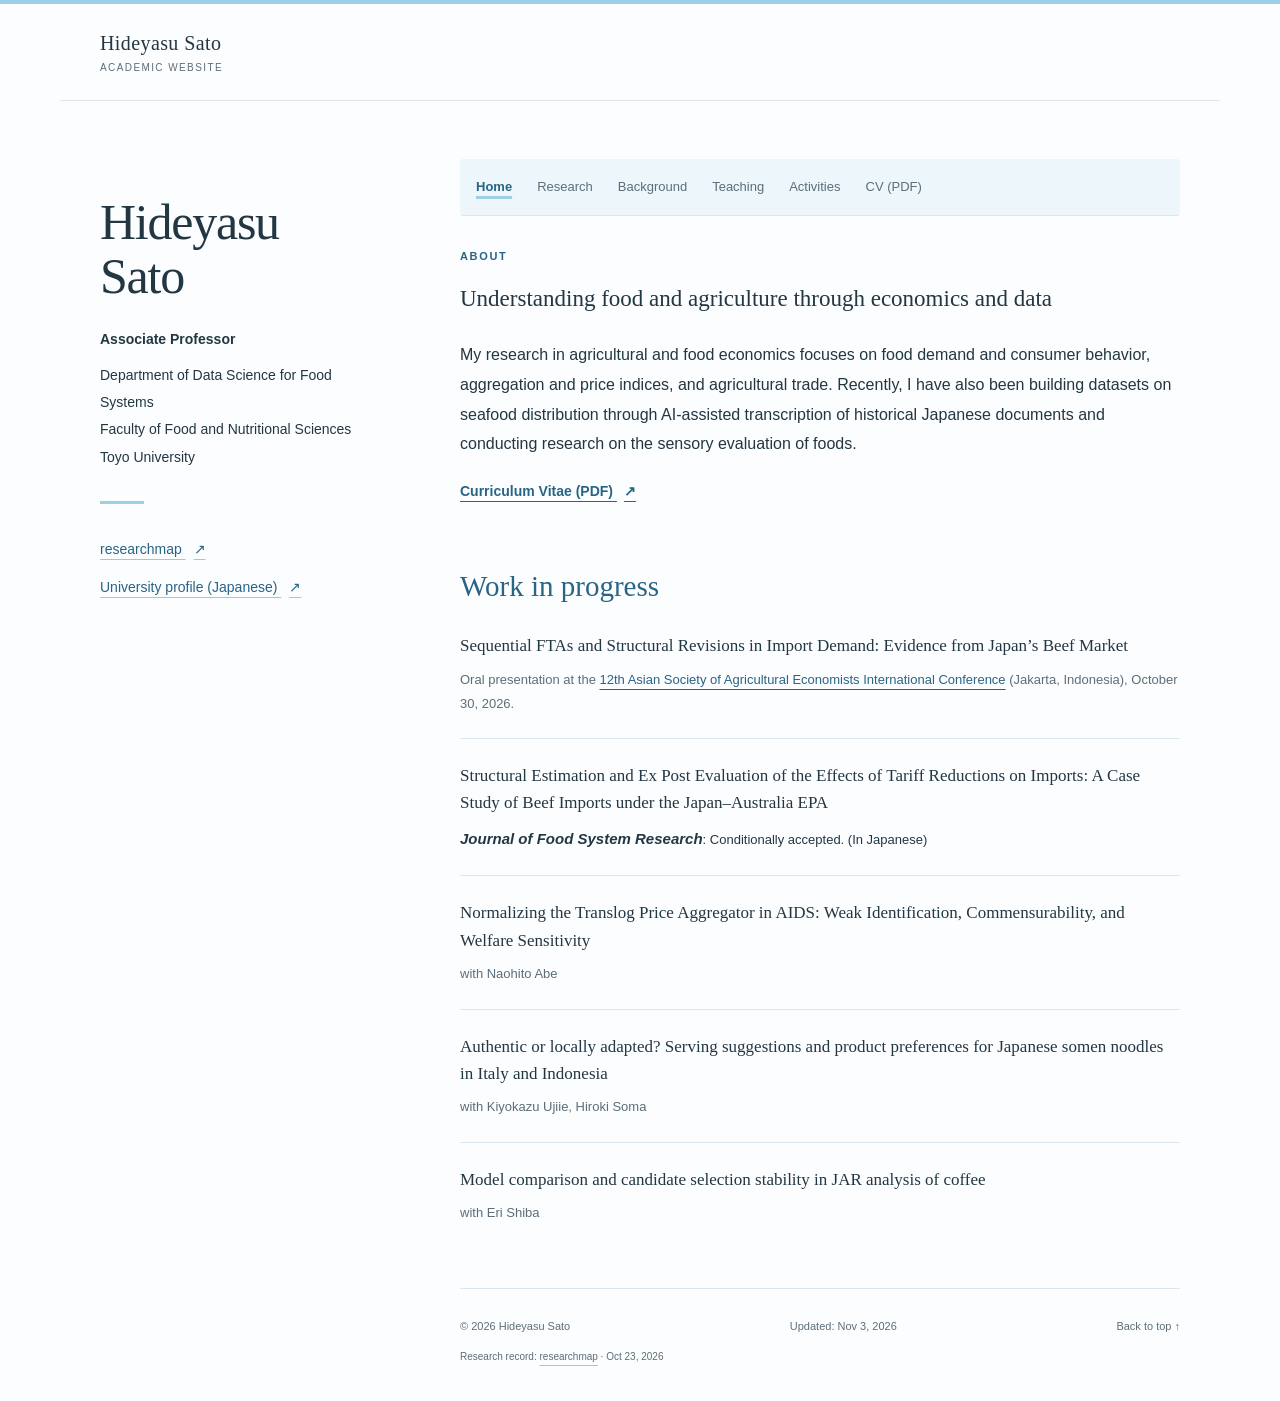
<file: research-en.html>
<!doctype html>
<html lang="en"><head><meta charset="utf-8"><meta name="viewport" content="width=device-width, initial-scale=1">
<title>Page moved | Hideyasu Sato</title>
<meta http-equiv="refresh" content="0; url=index.html#research">
<script>location.replace("index.html#research");</script>
</head><body><p><a href="index.html#research">Continue to the updated page.</a></p></body></html>
</file>
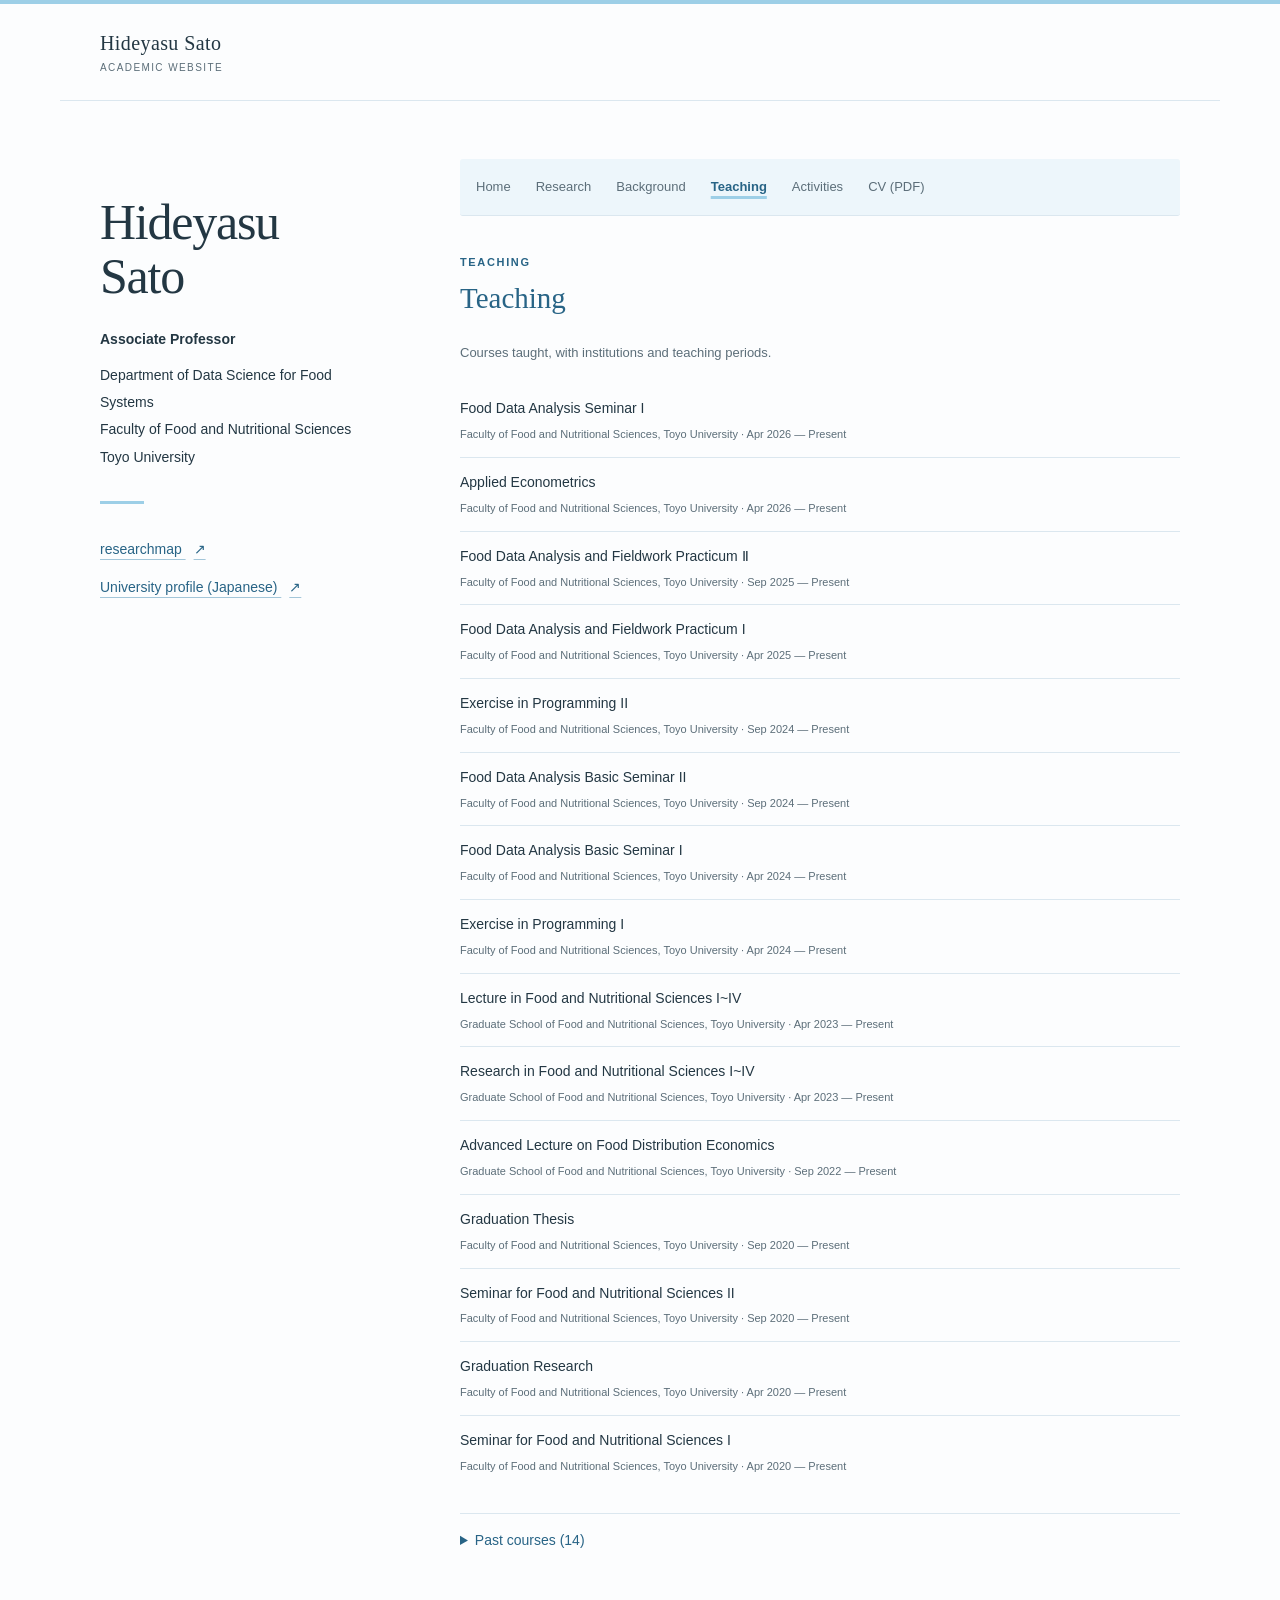
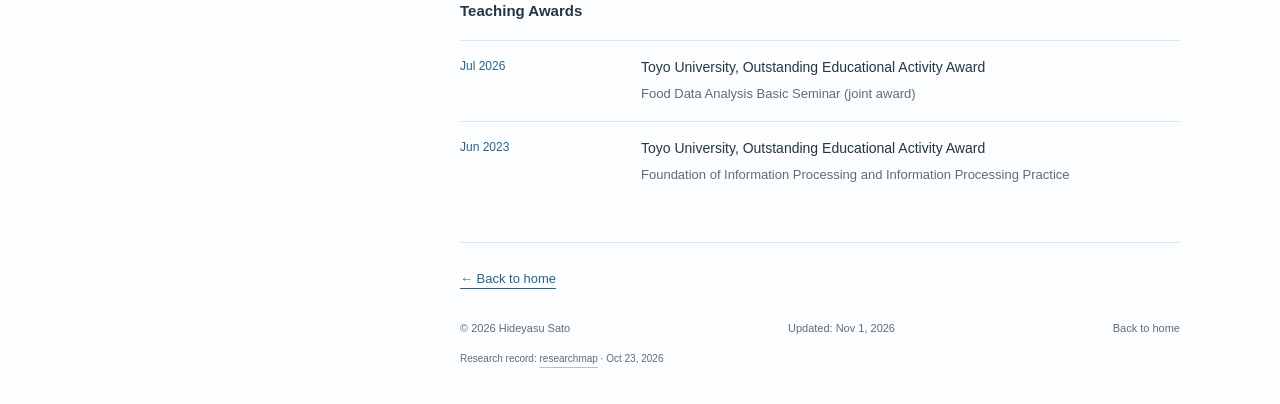
<file: teaching-en.html>
<!doctype html>
<html lang="en"><head><meta charset="utf-8"><meta name="viewport" content="width=device-width, initial-scale=1">
<title>Page moved | Hideyasu Sato</title>
<meta http-equiv="refresh" content="0; url=teaching.html">
<script>location.replace("teaching.html" + location.hash);</script>
</head><body><p><a href="teaching.html">Continue to the updated page.</a></p></body></html>
</file>
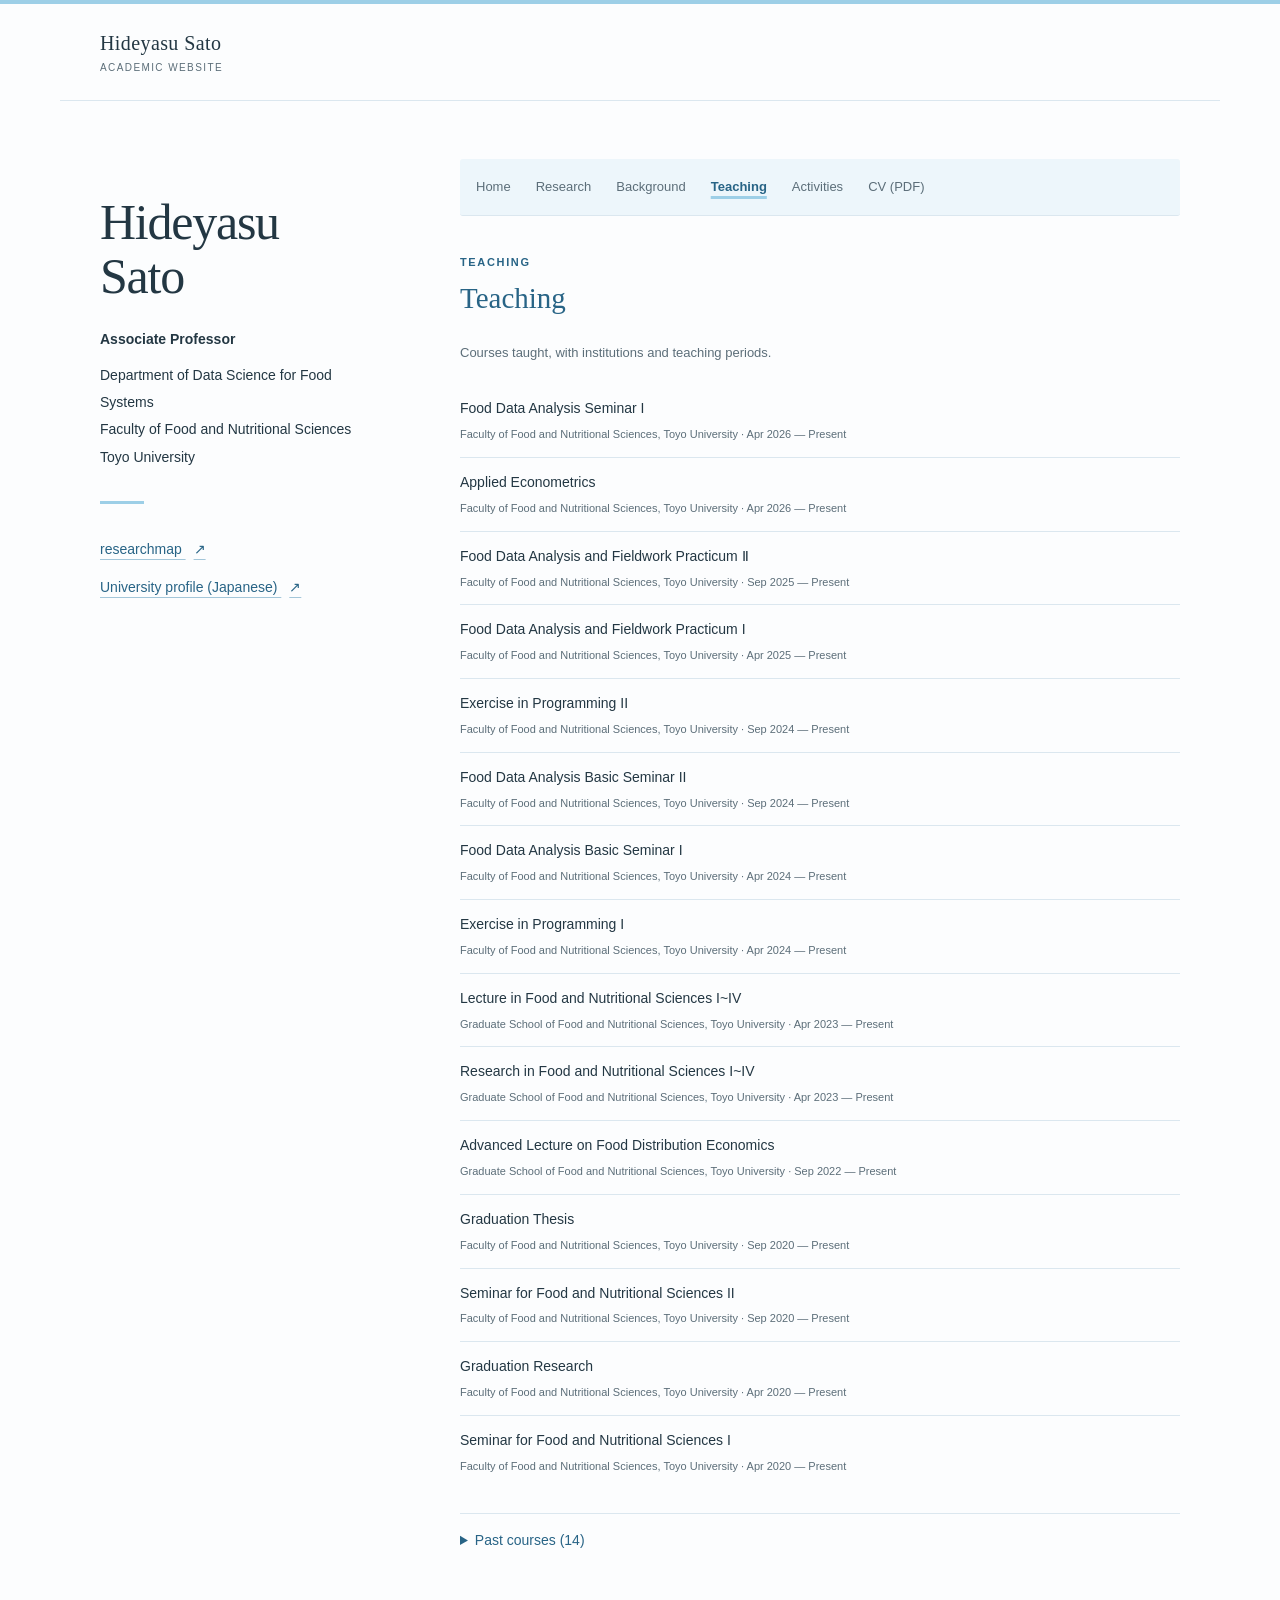
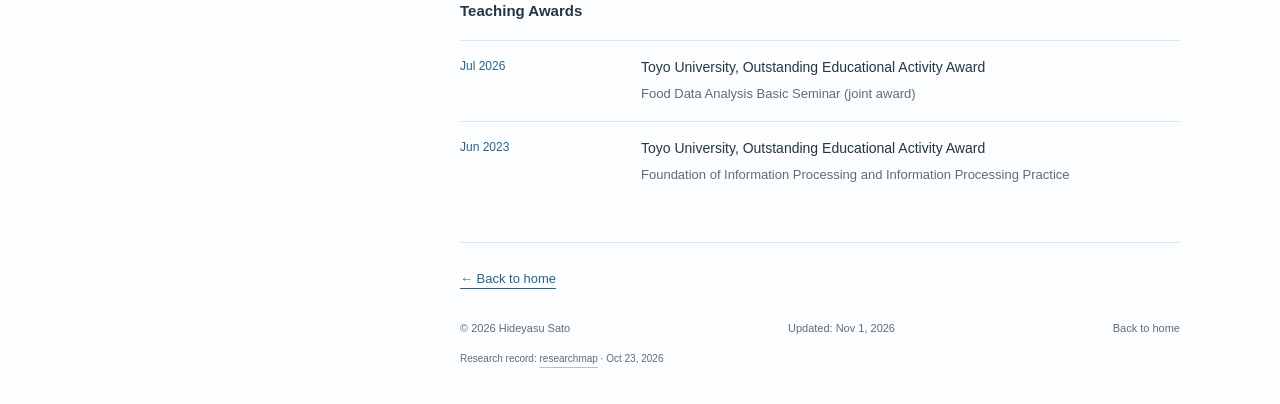
<file: teaching.html>
<!doctype html>
<html lang="en">
<head>
  <meta charset="utf-8">
  <meta name="viewport" content="width=device-width, initial-scale=1">
  <meta name="description" content="Teaching. Hideyasu Sato, Toyo University.">
  <title>Teaching | Hideyasu Sato</title>
  <link rel="stylesheet" href="styles.css">
</head>
<body class="detail-page">
  <a class="skip-link" href="#main">Skip to content</a>
  <header class="site-header">
    <a class="wordmark" href="index.html">Hideyasu Sato<span>Academic website</span></a>
  </header>
  <div class="page-layout">
    <aside class="profile" aria-label="Profile">
      <h1>Hideyasu <br>Sato</h1>
      <p class="position">Associate Professor</p>
      <p class="affiliation">Department of Data Science for Food Systems<br>Faculty of Food and Nutritional Sciences<br>Toyo University</p>
      <div class="profile-rule"></div>
      <ul class="profile-links">
        <li><a class="text-link" href="https://researchmap.jp/utagecon/?lang=en">researchmap <span aria-hidden="true">↗</span></a></li>
        <li><a class="text-link" href="https://www.toyo.ac.jp/staff/20035.html">University profile (Japanese) <span aria-hidden="true">↗</span></a></li>
      </ul>
    </aside>
    <main id="main" tabindex="-1">
      <nav class="section-nav" aria-label="Site navigation"><a href="index.html">Home</a><a href="publications.html">Research</a><a href="cv.html">Background</a><a href="teaching.html" aria-current="page">Teaching</a><a href="activities.html">Activities</a><a href="output/pdf/Hideyasu_Sato_CV.pdf" type="application/pdf">CV (PDF)</a></nav>
      <section id="teaching" aria-labelledby="teaching-title">
<div class="section-heading"><p class="eyebrow" lang="en">Teaching</p><h2 id="teaching-title">Teaching</h2></div><p class="section-note">Courses taught, with institutions and teaching periods.</p><ul class="course-list course-records"><li data-rm-type="teaching_experience"><span class="course-name">Food Data Analysis Seminar I</span><span class="entry-meta">Faculty of Food and Nutritional Sciences, Toyo University · Apr 2026 — Present</span></li>
<li data-rm-type="teaching_experience"><span class="course-name">Applied Econometrics</span><span class="entry-meta">Faculty of Food and Nutritional Sciences, Toyo University · Apr 2026 — Present</span></li>
<li data-rm-type="teaching_experience"><span class="course-name">Food Data Analysis and Fieldwork Practicum Ⅱ</span><span class="entry-meta">Faculty of Food and Nutritional Sciences, Toyo University · Sep 2025 — Present</span></li>
<li data-rm-type="teaching_experience"><span class="course-name">Food Data Analysis and Fieldwork Practicum I</span><span class="entry-meta">Faculty of Food and Nutritional Sciences, Toyo University · Apr 2025 — Present</span></li>
<li data-rm-type="teaching_experience"><span class="course-name">Exercise in Programming II</span><span class="entry-meta">Faculty of Food and Nutritional Sciences, Toyo University · Sep 2024 — Present</span></li>
<li data-rm-type="teaching_experience"><span class="course-name">Food Data Analysis Basic Seminar II</span><span class="entry-meta">Faculty of Food and Nutritional Sciences, Toyo University · Sep 2024 — Present</span></li>
<li data-rm-type="teaching_experience"><span class="course-name">Food Data Analysis Basic Seminar I</span><span class="entry-meta">Faculty of Food and Nutritional Sciences, Toyo University · Apr 2024 — Present</span></li>
<li data-rm-type="teaching_experience"><span class="course-name">Exercise in Programming I</span><span class="entry-meta">Faculty of Food and Nutritional Sciences, Toyo University · Apr 2024 — Present</span></li>
<li data-rm-type="teaching_experience"><span class="course-name">Lecture in Food and Nutritional Sciences I~IV</span><span class="entry-meta">Graduate School of Food and Nutritional Sciences, Toyo University · Apr 2023 — Present</span></li>
<li data-rm-type="teaching_experience"><span class="course-name">Research in Food and Nutritional Sciences I~IV</span><span class="entry-meta">Graduate School of Food and Nutritional Sciences, Toyo University · Apr 2023 — Present</span></li>
<li data-rm-type="teaching_experience"><span class="course-name">Advanced Lecture on Food Distribution Economics</span><span class="entry-meta">Graduate School of Food and Nutritional Sciences, Toyo University · Sep 2022 — Present</span></li>
<li data-rm-type="teaching_experience"><span class="course-name">Graduation Thesis</span><span class="entry-meta">Faculty of Food and Nutritional Sciences, Toyo University · Sep 2020 — Present</span></li>
<li data-rm-type="teaching_experience"><span class="course-name">Seminar for Food and Nutritional Sciences II</span><span class="entry-meta">Faculty of Food and Nutritional Sciences, Toyo University · Sep 2020 — Present</span></li>
<li data-rm-type="teaching_experience"><span class="course-name">Graduation Research</span><span class="entry-meta">Faculty of Food and Nutritional Sciences, Toyo University · Apr 2020 — Present</span></li>
<li data-rm-type="teaching_experience"><span class="course-name">Seminar for Food and Nutritional Sciences I</span><span class="entry-meta">Faculty of Food and Nutritional Sciences, Toyo University · Apr 2020 — Present</span></li></ul><details class="record-details"><summary>Past courses (14)</summary><div class="details-content"><ul class="course-list course-records"><li data-rm-type="teaching_experience"><span class="course-name">Introduction to Big Data</span><span class="entry-meta">Faculty of Food and Nutritional Sciences, Toyo University · Sep 2020 — Mar 2026</span></li>
<li data-rm-type="teaching_experience"><span class="course-name">Food Distribution</span><span class="entry-meta">Faculty of Food and Nutritional Sciences, Toyo University · Sep 2020 — Mar 2025</span></li>
<li data-rm-type="teaching_experience"><span class="course-name">Statistics I</span><span class="entry-meta">Faculty of Food and Nutritional Sciences, Toyo University · Apr 2024 — Aug 2024</span></li>
<li data-rm-type="teaching_experience"><span class="course-name">Information Processing Practice</span><span class="entry-meta">Faculty of Food and Nutritional Sciences, Toyo University · Sep 2020 — Mar 2024</span></li>
<li data-rm-type="teaching_experience"><span class="course-name">Foundation of Information Processing</span><span class="entry-meta">Faculty of Food and Nutritional Sciences, Toyo University · Apr 2020 — Aug 2023</span></li>
<li data-rm-type="teaching_experience"><span class="course-name">Graduation Thesis and Research</span><span class="entry-meta">Faculty of Management, Atomi University · Oct 2022 — Mar 2023</span></li>
<li data-rm-type="teaching_experience"><span class="course-name">Life Environments Management Seminar IIB</span><span class="entry-meta">Faculty of Management, Atomi University · Oct 2022 — Mar 2023</span></li>
<li data-rm-type="teaching_experience"><span class="course-name">Life Environments Management Seminar IB</span><span class="entry-meta">Faculty of Management, Atomi University · Oct 2022 — Mar 2023</span></li>
<li data-rm-type="teaching_experience"><span class="course-name">English for Food and Nutritional Sciences I</span><span class="entry-meta">Faculty of Food and Nutritional Sciences, Toyo University · Sep 2020 — Mar 2023</span></li>
<li data-rm-type="teaching_experience"><span class="course-name">Applied Quantitative Economic Analysis</span><span class="entry-meta">Faculty of Agriculture, the University of Tokyo · Sep 2018 — Jan 2023</span></li>
<li data-rm-type="teaching_experience"><span class="course-name">Introduction to Economics</span><span class="entry-meta">Faculty of Food and Nutritional Sciences, Toyo University · Apr 2020 — Aug 2021</span></li>
<li data-rm-type="teaching_experience"><span class="course-name">Statistics</span><span class="entry-meta">Faculty of International Social Sciences, Gakushuin University · Apr 2018 — Aug 2019</span></li>
<li data-rm-type="teaching_experience"><span class="course-name">Introduction to Microeconomics &amp; the Exercises</span><span class="entry-meta">Faculty of Economics, Seijo University · Apr 2015 — Mar 2018</span></li>
<li data-rm-type="teaching_experience"><span class="course-name">Introduction to Macroeconomics &amp; the Exercises</span><span class="entry-meta">Faculty of Economics, Seijo University · Sep 2014 — Aug 2017</span></li></ul></div></details><h3 class="subheading">Teaching Awards</h3><dl class="timeline"><div data-rm-type="awards"><dt>Jul 2026</dt><dd>Toyo University, Outstanding Educational Activity Award<br><span class="entry-meta">Food Data Analysis Basic Seminar (joint award)</span></dd></div>
<div data-rm-type="awards"><dt>Jun 2023</dt><dd>Toyo University, Outstanding Educational Activity Award<br><span class="entry-meta">Foundation of Information Processing and Information Processing Practice</span></dd></div></dl>
      </section><p class="back-home"><a href="index.html">← Back to home</a></p>
      <footer class="site-footer"><p>© 2026 Hideyasu Sato</p><p>Updated: Nov 1, 2026</p><a href="index.html">Back to home</a><p class="source-note">Research record: <a href="https://researchmap.jp/utagecon/?lang=en">researchmap</a> · Oct 23, 2026</p></footer>
    </main>
  </div>
</body>
</html>
</file>
<file: styles.css>
:root {
  color-scheme: light;
  --paper: #fcfdfe;
  --ink: #233743;
  --muted: #5c6e79;
  --accent: #286486;
  --sky: #9dcfe7;
  --sky-soft: #edf6fb;
  --underline: #a3c6d9;
  --line: #dbe7ef;
  --serif: "Yu Mincho", "Hiragino Mincho ProN", Georgia, serif;
  --sans: "Segoe UI", "Yu Gothic", "Hiragino Kaku Gothic ProN", Meiryo, sans-serif;
}
* { box-sizing: border-box; }
html { scroll-behavior: smooth; scroll-padding-top: 30px; }
body { margin: 0; border-top: 4px solid var(--sky); color: var(--ink); background: var(--paper); font-family: var(--sans); font-size: 16px; line-height: 1.85; -webkit-text-size-adjust: 100%; }
a { color: var(--accent); text-underline-offset: 5px; }
a:hover { text-decoration-thickness: 2px; }
a:focus-visible { outline: 2px solid var(--accent); outline-offset: 5px; border-radius: 2px; }
p { margin: 0 0 20px; }
.site-header { max-width: 1160px; margin: 0 auto; padding: 25px 40px; display: flex; align-items: center; justify-content: space-between; gap: 20px; border-bottom: 1px solid var(--line); }
.wordmark { font-family: Georgia, serif; color: var(--ink); text-decoration: none; font-size: 20px; letter-spacing: .02em; line-height: 1.4; }
.wordmark span { display: block; font-family: var(--sans); font-size: 10px; letter-spacing: .14em; text-transform: uppercase; color: var(--muted); margin-top: 4px; }
.page-layout { display: grid; grid-template-columns: 275px minmax(0, 1fr); gap: 85px; max-width: 1160px; padding: 58px 40px 0; margin: 0 auto; }
.profile { align-self: start; position: sticky; top: 40px; padding: 16px 0 40px; }
.eyebrow { margin-bottom: 14px; font-size: 11px; font-weight: 600; color: var(--accent); letter-spacing: .15em; text-transform: uppercase; }
h1 { margin: 20px 0 6px; font-family: var(--serif); font-weight: 500; font-size: 44px; letter-spacing: .05em; line-height: 1.3; }
html[lang="en"] h1 { font-family: Georgia, serif; font-size: 50px; letter-spacing: -.025em; line-height: 1.08; }
.profile h1 { margin-bottom: 24px; }
.position { font-size: 14px; font-weight: 600; margin-bottom: 9px; }
.affiliation { font-size: 14px; line-height: 1.95; }
.profile-rule { width: 44px; height: 3px; background: var(--sky); margin: 30px 0; }
.field { font-size: 15px; }
.field span { display: block; color: var(--muted); font-family: Georgia, serif; font-size: 15px; }
.degree { font-size: 13px; color: var(--muted); line-height: 1.7; }
.profile-links { list-style: none; margin: 0; padding: 0; }
.profile-links li + li { margin-top: 8px; }
.text-link { font-size: 14px; text-decoration: underline; text-decoration-color: var(--underline); }
.text-link span { margin-left: 8px; }
.draft-note { font-size: 11px; color: var(--muted); margin-top: 36px; letter-spacing: .04em; }
main { min-width: 0; }
.section-nav { display: flex; flex-wrap: wrap; gap: 10px 25px; padding: 12px 16px; background: var(--sky-soft); border-bottom: 1px solid var(--line); border-radius: 3px; font-size: 13px; }
.section-nav a { color: var(--muted); text-decoration: none; padding: 4px 0; }
.section-nav a:hover { color: var(--accent); text-decoration: underline; }
.section-nav a[aria-current="page"] { color: var(--accent); font-weight: 600; text-decoration: underline; text-decoration-color: var(--sky); text-decoration-thickness: 3px; }
section { padding: 36px 0 40px; border-bottom: 1px solid var(--line); }
.intro-section { padding-top: 42px; }
h2 { color: var(--accent); font-family: var(--serif); font-size: 25px; font-weight: 500; line-height: 1.5; margin: 0 0 24px; }
html[lang="en"] h2 { font-family: Georgia, serif; font-size: 29px; }
.lead { font-size: 20px; line-height: 1.95; font-weight: 500; margin-bottom: 22px; }
html[lang="en"] .lead { font-family: Georgia, serif; font-size: 23px; line-height: 1.65; font-weight: 400; }
.section-heading .eyebrow { margin-bottom: 5px; }
.section-heading h2 { margin-bottom: 20px; }
h3 { margin: 0; font-size: 16px; font-weight: 500; }
.muted { color: var(--muted); font-size: 14px; }
.subheading { font-weight: 600; font-size: 15px; margin: 30px 0 15px; }
.section-heading + .subheading { margin-top: 0; }
.entry-date { color: var(--accent); font-family: var(--sans); font-size: 12px; font-variant-numeric: tabular-nums; }
.entry-meta, .section-note { font-size: 13px; color: var(--muted); line-height: 1.8; }
.project-list { list-style: none; padding: 0; margin: 0; }
.project-list li { padding: 15px 0; border-top: 1px solid var(--line); }
.project-list li:last-child { padding-bottom: 0; }
.project-list h4 { font-size: 15px; font-weight: 500; margin: 5px 0 6px; }
.project-list p { margin: 0; }
.project-list a { color: var(--ink); text-decoration-color: var(--underline); }
.publication-list { list-style: none; margin: 0 0 24px; padding: 0; }
.publication-list li { padding: 23px 0; border-top: 1px solid var(--line); }
.publication-list li:first-child { border-top: 0; padding-top: 0; }
.publication-list h3 { font-family: Georgia, var(--serif); font-size: 17px; line-height: 1.6; font-weight: 500; overflow-wrap: anywhere; }
.publication-list h3 a { color: var(--ink); text-decoration-color: var(--underline); }
.paper-authors { margin: 9px 0 4px; font-size: 13px; color: var(--muted); line-height: 1.75; }
.paper-journal { font-size: 13px; margin: 9px 0 0; line-height: 1.8; }
.paper-authors + .paper-journal { margin-top: 4px; }
.paper-journal cite { font-size: 15px; font-weight: 700; font-style: italic; color: var(--ink); }
.link-row { display: flex; flex-wrap: wrap; gap: 10px 24px; }
.timeline { margin: 0; }
.timeline > div { display: grid; grid-template-columns: 165px minmax(0, 1fr); gap: 16px; padding: 14px 0; border-top: 1px solid var(--line); }
.timeline dt { color: var(--accent); font-size: 12px; font-variant-numeric: tabular-nums; }
.timeline dd { margin: 0; font-size: 14px; line-height: 1.85; }
.course-list, .membership-list { margin: 0; padding-left: 20px; font-size: 14px; }
.course-list li, .membership-list li { padding: 4px 0 4px 3px; }
.course-list li::marker, .membership-list li::marker { color: var(--accent); }
.source-note { flex-basis: 100%; font-size: 10px; }
.site-footer .source-note a { text-decoration: underline; text-decoration-color: var(--underline); }
.record-details { border-top: 1px solid var(--line); margin: 24px 0; }
.record-details summary { color: var(--accent); cursor: pointer; padding: 15px 0; font-size: 14px; line-height: 1.7; }
.record-details summary:hover { text-decoration: underline; text-underline-offset: 4px; }
.record-details summary:focus-visible { outline: 2px solid var(--accent); outline-offset: 3px; }
.details-content { padding: 10px 0 4px; }
.details-content .publication-list { margin-bottom: 0; }
.details-content .timeline > div:first-child { border-top: 0; }
.course-records { list-style: none; padding: 0; }
.course-records li { padding: 12px 0; border-bottom: 1px solid var(--line); }
.course-records li:last-child { border-bottom: 0; }
.course-name, .course-records .entry-meta { display: block; }
.course-records .entry-meta { margin-top: 3px; font-size: 11px; }
.event-list { list-style: none; padding: 0; margin: 0; }
.event-list li { padding: 16px 0; border-top: 1px solid var(--line); }
.event-list li:first-child { border-top: 0; padding-top: 0; }
.event-list h4 { font-size: 15px; font-weight: 500; margin: 6px 0; overflow-wrap: anywhere; }
.event-list h4 a { color: var(--ink); }
.event-list p { margin: 0; }
.degree-record { color: var(--muted); font-size: 13px; margin-top: 20px; }
.home-page .intro-section { padding: 30px 0 12px; border-bottom: 0; }
.home-page .intro-section h2.eyebrow { font-family: var(--sans); font-size: 11px; font-weight: 600; line-height: 1.85; margin: 0 0 14px; }
.home-page .lead { font-size: 22px; }
.home-directory { margin: 10px 0 24px; }
.home-directory h2 { font-size: 18px; margin-bottom: 14px; }
.home-directory > a { display: grid; grid-template-columns: 140px minmax(0, 1fr) 18px; align-items: center; gap: 12px; border-bottom: 1px solid var(--line); padding: 13px 0; color: var(--ink); text-decoration: none; }
.home-directory > a:first-of-type { border-top: 1px solid var(--line); }
.home-directory > a:hover { background: var(--sky-soft); }
.home-directory > a:hover .directory-label { color: var(--accent); text-decoration: underline; text-underline-offset: 4px; }
.directory-label { font-size: 15px; }
.directory-description { font-size: 12px; line-height: 1.6; color: var(--muted); }
.directory-arrow { color: var(--accent); }
.back-home { font-size: 13px; padding: 24px 0 0; margin-bottom: 0; }
.cv-download { margin: 8px 0 24px; font-size: 14px; }
.cv-download a { font-weight: 600; }
.cv-download span { margin-left: 7px; }
#work-in-progress .work-in-progress-list { margin: 24px 0 0; }
#work-in-progress .paper-authors { margin-bottom: 0; }
#work-in-progress .entry-meta { margin: 9px 0 0; }
#work-in-progress .section-heading h2 { margin-bottom: 0; }
@media (max-width: 900px) {
  .home-directory > a { grid-template-columns: minmax(0, 1fr) 18px; gap: 3px 12px; }
  .directory-description { grid-column: 1; }
  .directory-arrow { grid-column: 2; grid-row: 1 / 3; }
}
section > :last-child { margin-bottom: 0; }
.site-footer { display: flex; justify-content: space-between; flex-wrap: wrap; gap: 12px; padding: 27px 0 35px; font-size: 11px; color: var(--muted); }
.site-footer p { margin: 0; }
.site-footer a { color: var(--muted); text-decoration: none; }
.skip-link { position: absolute; top: -100px; left: 20px; z-index: 10; background: var(--paper); padding: 10px 20px; }
.skip-link:focus { top: 10px; }
@media (max-width: 900px) {
  .page-layout { grid-template-columns: 230px minmax(0, 1fr); gap: 40px; padding: 36px 28px 0; }
  .site-header { padding: 22px 28px; }
  .section-nav { gap: 8px 18px; }
  h1 { font-size: 38px; }
  .timeline > div { grid-template-columns: 1fr; gap: 3px; }
}
@media (max-width: 650px) {
  .site-header { padding: 20px 24px; }
  .wordmark { font-size: 18px; }
  .page-layout { display: block; padding: 28px 24px 0; }
  .profile { position: static; padding: 5px 0 32px; }
  h1 { font-size: 40px; margin-top: 12px; }
  html[lang="en"] h1 { font-size: 43px; }
  html[lang="en"] h1 br { display: none; }
  .profile-rule { margin: 23px 0; }
  .draft-note { margin-top: 20px; margin-bottom: 0; }
  .section-nav { padding: 12px 14px; }
  section { padding: 30px 0; }
  .lead { font-size: 18px; }
  html[lang="en"] .lead { font-size: 21px; }
  h2 { font-size: 24px; }
}
@media (prefers-reduced-motion: reduce) { html { scroll-behavior: auto; } }
@media print {
  body { border-top: 0; background: white; color: black; font-size: 11pt; }
  .site-header, .section-nav, .draft-note, .skip-link, .site-footer a { display: none; }
  .page-layout { display: block; padding: 0; }
  .profile { position: static; padding-bottom: 20px; }
  section { padding: 18px 0; break-inside: avoid; }
}
</file>
